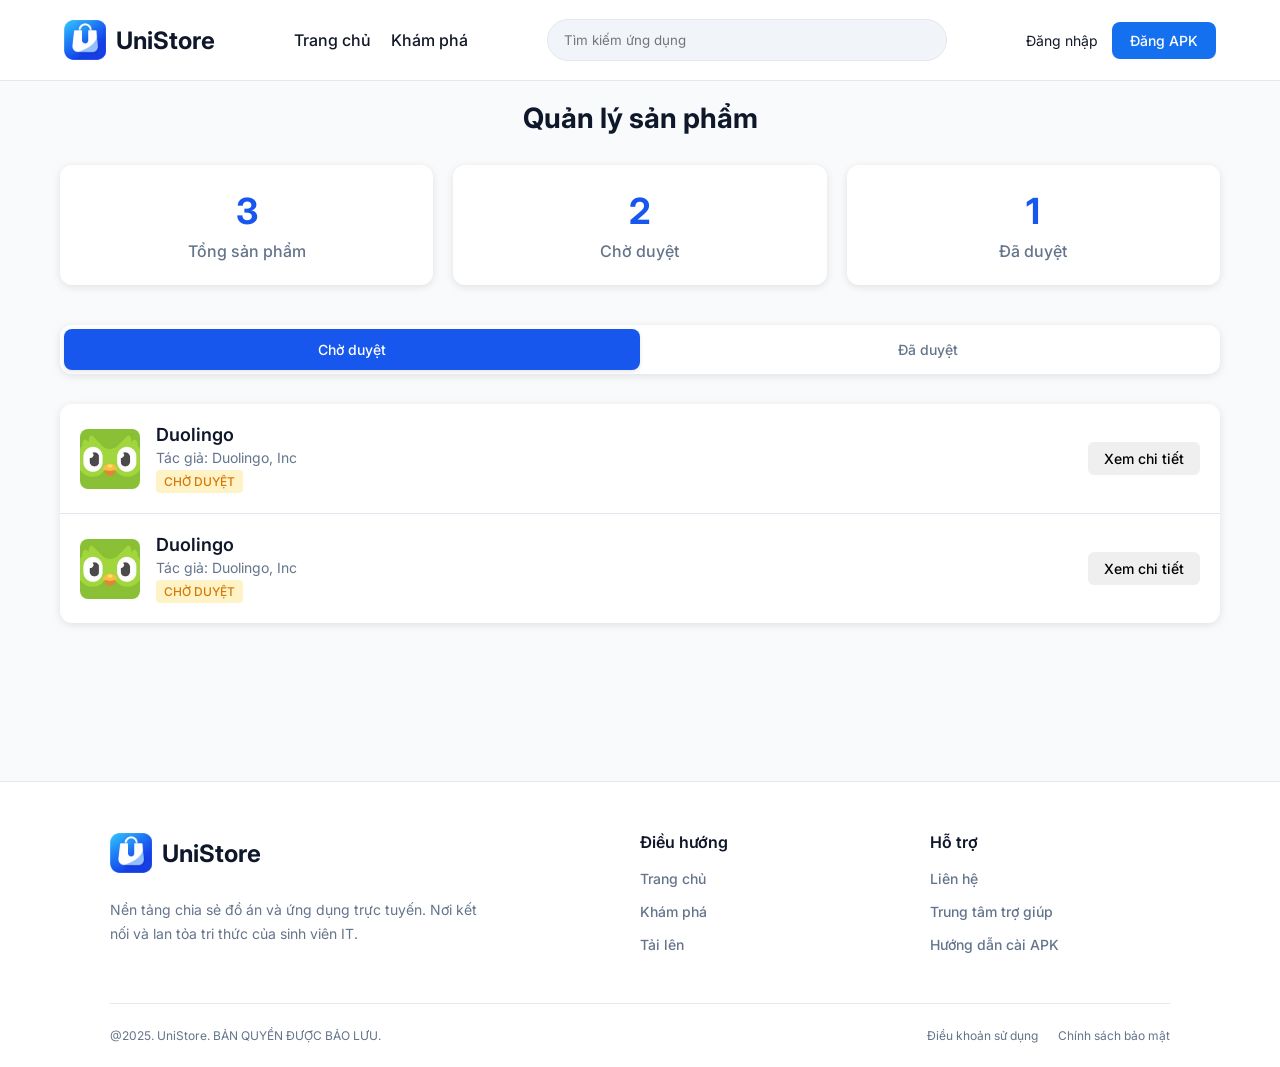
<file: pages/admin/admin.html>
<!DOCTYPE html>
<html lang="vi">
<head>
    <meta charset="UTF-8">
    <meta name="viewport" content="width=device-width, initial-scale=1.0">
    <title>Admin Dashboard - UniStore</title>
    <link rel="stylesheet" href="../../share/css/main.css">
    <link rel="stylesheet" href="../../share/css/header.css">
    <link rel="stylesheet" href="../../share/css/style-footer.css">
    <link rel="stylesheet" href="admin.css">
</head>
<body>
    <header></header>

    <main class="admin-main">
        <div class="admin-container">
            <h1 class="admin-title">Quản lý sản phẩm</h1>

            <div class="admin-stats">
                <div class="stat-card">
                    <div class="stat-number" id="total-products">3</div>
                    <div class="stat-label">Tổng sản phẩm</div>
                </div>
                <div class="stat-card">
                    <div class="stat-number" id="pending-products">2</div>
                    <div class="stat-label">Chờ duyệt</div>
                </div>
                <div class="stat-card">
                    <div class="stat-number" id="approved-products">1</div>
                    <div class="stat-label">Đã duyệt</div>
                </div>
            </div>

            <div class="admin-tabs">
                <button class="tab-btn active" data-tab="pending">Chờ duyệt</button>
                <button class="tab-btn" data-tab="approved">Đã duyệt</button>
            </div>

            <div id="pending-tab" class="tab-content active">
                <div class="product-list" id="pending-list">
                    <a href="../adminDetail/adminDetail.html" class="product-item">
                        <img src="../../share/img/app.jpg" alt="" class="product-image">
                        <div class="product-info">
                            <div class="product-name">Duolingo</div>
                            <div class="product-author">Tác giả: Duolingo, Inc</div>
                            <div class="product-status status-pending">Chờ duyệt</div>
                        </div>
                        <div class="product-actions">
                            <button class="btn-detail">Xem chi tiết</button>
                        </div>
                    </a>
                    <a href="../adminDetail/adminDetail.html" class="product-item">
                        <img src="../../share/img/app.jpg" alt="" class="product-image">
                        <div class="product-info">
                            <div class="product-name">Duolingo</div>
                            <div class="product-author">Tác giả: Duolingo, Inc</div>
                            <div class="product-status status-pending">Chờ duyệt</div>
                        </div>
                        <div class="product-actions">
                            <button class="btn-detail">Xem chi tiết</button>
                        </div>
                    </a>
                </div>
            </div>

            <div id="approved-tab" class="tab-content">
                <div class="product-list" id="approved-list">
                    <div class="product-item">
                        <img src="../../share/img/app.jpg" alt="" class="product-image">
                        <div class="product-info">
                            <div class="product-name">Duolingo</div>
                            <div class="product-author">Tác giả: Duolingo, Inc</div>
                            <div class="product-status status-approved">Đã duyệt</div>
                        </div>
                        <div class="product-actions">
                            <button class="btn-reject">gỡ ứng dụng</button>
                            <a href="../adminDetail/adminDetail_green.html" class="btn-detail">Xem chi tiết</a>
                        </div>
                    </div>
                </div>
            </div>
        </div>
    </main>

    <footer></footer>

    <script src="../../share/js/header.js"></script>
    <script src="../../share/js/footer.js"></script>
    <script>
        document.addEventListener('DOMContentLoaded', function() {
            renderHeader();
            
            const tabBtns = document.querySelectorAll('.tab-btn');
            const tabContents = document.querySelectorAll('.tab-content');
            
            tabBtns.forEach(btn => {
                btn.addEventListener('click', function() {
                    const tabName = this.getAttribute('data-tab');
                    
                    tabBtns.forEach(b => b.classList.remove('active'));
                    tabContents.forEach(c => c.classList.remove('active'));
                    
                    this.classList.add('active');
                    document.getElementById(tabName + '-tab').classList.add('active');
                });
            });
        });
    </script>
</body>
</html>
</file>
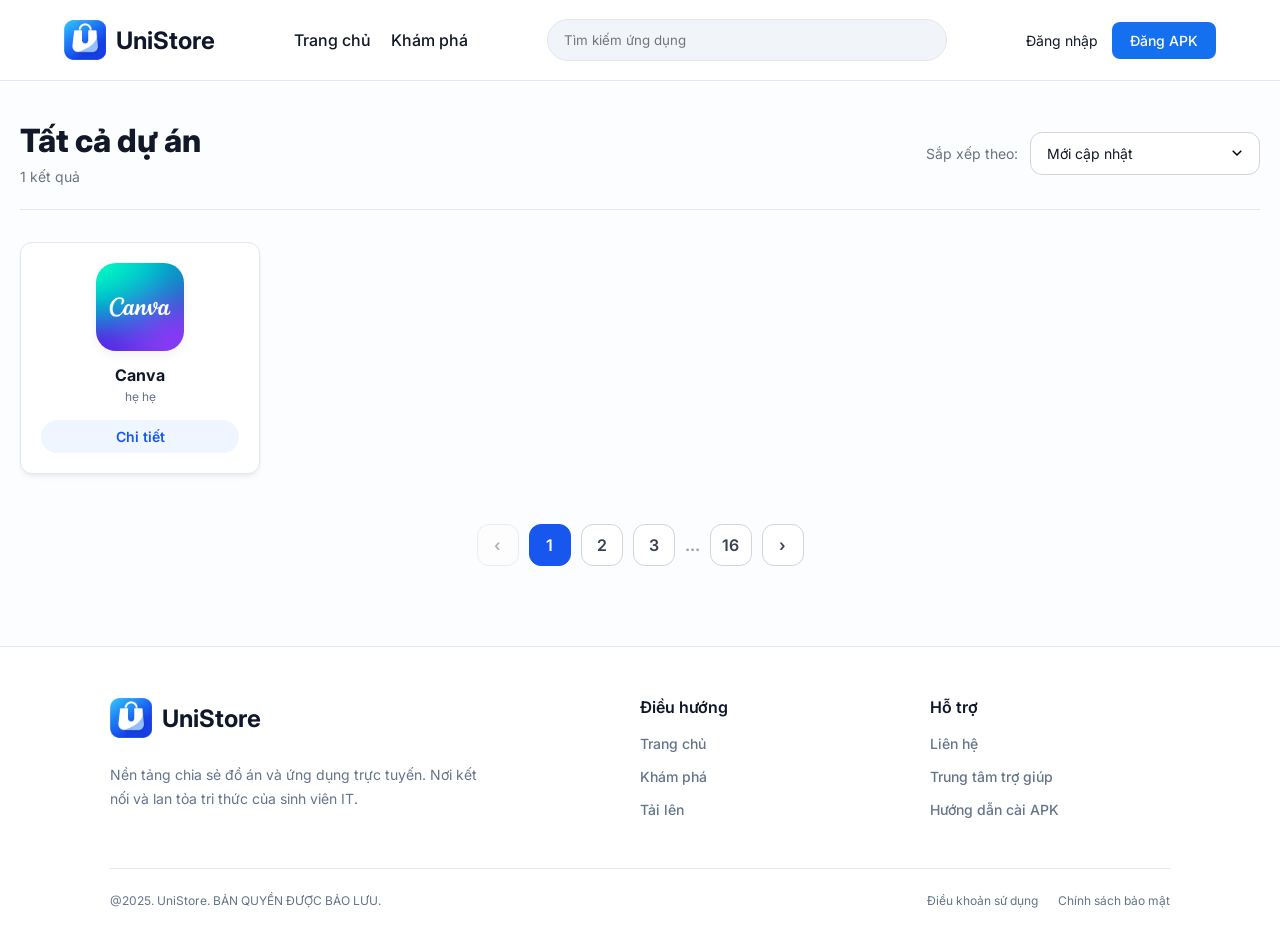
<file: pages/all/all.html>
<!DOCTYPE html>
<html lang="en">

<head>
    <meta charset="UTF-8">
    <meta name="viewport" content="width=device-width, initial-scale=1.0">
    <title>Document</title>
    <link rel="stylesheet" href="../all/style-all.css">
    <link rel="preconnect" href="https://fonts.googleapis.com">
    <link rel="preconnect" href="https://fonts.gstatic.com" crossorigin>
    <link
        href="https://fonts.googleapis.com/css2?family=Inter:ital,opsz,wght@0,14..32,100..900;1,14..32,100..900&display=swap"
        rel="stylesheet">
    <link rel="stylesheet" href="../../share/css/header.css">
    <link rel="stylesheet" href="../../share/css/style-footer.css">
    <link rel="stylesheet" href="../../share/css/section-app.css">
</head>

<body>
    <header></header>
    <div class="app-section">
        <div class="page-header">
            <div class="page-title">
                <h1>Tất cả dự án</h1>
                <span class="result-count">124 kết quả</span>
            </div>
            <div class="sort-control">
                <span class="sort-label">Sắp xếp theo:</span>
                <div class="sort-dropdown">
                    <div class="sort-selected">Mới cập nhật</div>
                    <img class="sort-icon" src="../../img/all/arrow-down-s-line.svg" alt="">
                    <ul class="sort-options">
                        <li data-value="newest">Mới cập nhật</li>
                        <li data-value="popular">Tải nhiều nhất</li>
                        <li data-value="name">Tên A-Z</li>
                        <li data-value="size">Dung lượng (Thấp đến Cao)</li>
                    </ul>
                </div>
            </div>
        </div>
        <div class="app-grid">
            <a href="../detail/detail.html" class="carousel-item">
                <img src="../../share/img/app.jpg" alt="" class="carousel-item-logo">
                <div class="carousel-item-title">Duolingo</div>
                <div class="carousel-item-cre">Duolingo, Inc</div>
                <button class="carousel-item-btn" type="button">Chi tiết</button>
            </a>
            <a href="../detail/detail.html" class="carousel-item">
                <img src="../../share/img/app.jpg" alt="" class="carousel-item-logo">
                <div class="carousel-item-title">Duolingo</div>
                <div class="carousel-item-cre">Duolingo, Inc</div>
                <button class="carousel-item-btn" type="button">Chi tiết</button>
            </a>
            <a href="../detail/detail.html" class="carousel-item">
                <img src="../../share/img/app.jpg" alt="" class="carousel-item-logo">
                <div class="carousel-item-title">Duolingo</div>
                <div class="carousel-item-cre">Duolingo, Inc</div>
                <button class="carousel-item-btn" type="button">Chi tiết</button>
            </a>
            <a href="../detail/detail.html" class="carousel-item">
                <img src="../../share/img/app.jpg" alt="" class="carousel-item-logo">
                <div class="carousel-item-title">Duolingo</div>
                <div class="carousel-item-cre">Duolingo, Inc</div>
                <button class="carousel-item-btn" type="button">Chi tiết</button>
            </a>
            <a href="../detail/detail.html" class="carousel-item">
                <img src="../../share/img/app.jpg" alt="" class="carousel-item-logo">
                <div class="carousel-item-title">Duolingo</div>
                <div class="carousel-item-cre">Duolingo, Inc</div>
                <button class="carousel-item-btn" type="button">Chi tiết</button>
            </a>
            <a href="../detail/detail.html" class="carousel-item">
                <img src="../../share/img/app.jpg" alt="" class="carousel-item-logo">
                <div class="carousel-item-title">Duolingo</div>
                <div class="carousel-item-cre">Duolingo, Inc</div>
                <button class="carousel-item-btn" type="button">Chi tiết</button>
            </a>
            <a href="../detail/detail.html" class="carousel-item">
                <img src="../../share/img/app.jpg" alt="" class="carousel-item-logo">
                <div class="carousel-item-title">Duolingo</div>
                <div class="carousel-item-cre">Duolingo, Inc</div>
                <button class="carousel-item-btn" type="button">Chi tiết</button>
            </a>
            <a href="../detail/detail.html" class="carousel-item">
                <img src="../../share/img/app.jpg" alt="" class="carousel-item-logo">
                <div class="carousel-item-title">Duolingo</div>
                <div class="carousel-item-cre">Duolingo, Inc</div>
                <button class="carousel-item-btn" type="button">Chi tiết</button>
            </a>
            <a href="../detail/detail.html" class="carousel-item">
                <img src="../../share/img/app.jpg" alt="" class="carousel-item-logo">
                <div class="carousel-item-title">Duolingo</div>
                <div class="carousel-item-cre">Duolingo, Inc</div>
                <button class="carousel-item-btn" type="button">Chi tiết</button>
            </a>
            <a href="../detail/detail.html" class="carousel-item">
                <img src="../../share/img/app.jpg" alt="" class="carousel-item-logo">
                <div class="carousel-item-title">Duolingo</div>
                <div class="carousel-item-cre">Duolingo, Inc</div>
                <button class="carousel-item-btn" type="button">Chi tiết</button>
            </a>
        </div>
        <div class="pagination">
            <a href="#" class="page-btn disabled">‹</a>
            <a href="#" class="page-btn active">1</a>
            <a href="#" class="page-btn">2</a>
            <a href="#" class="page-btn">3</a>
            <span class="page-dots">...</span>
            <a href="#" class="page-btn">16</a>
            <a href="#" class="page-btn">›</a>
        </div>
    </div>
    <footer></footer>
</body>
<script src="../../share/js/header.js"></script>
<script src="../../share/js/footer.js"></script>
<script>
    function getDisplayAuthor(author) {
        if (typeof author !== 'string') return author;
        if (!author.includes('@')) return author;

        const users = JSON.parse(localStorage.getItem("users") || "[]");
        const user = users.find(u => u.email === author);
        return user?.name || author;
    }

    function renderAllProjects() {
        const projects = JSON.parse(localStorage.getItem("projects") || "[]");
        const grid = document.querySelector(".app-grid");
        const count = document.querySelector(".result-count");
        
        count.textContent = `${projects.length} kết quả`;
        grid.innerHTML = "";
        
        projects.forEach(project => {
            const authorLabel = getDisplayAuthor(project.author);
            const item = document.createElement("a");
            item.href = `../detail/detail.html?id=${project.id}`;
            item.className = "carousel-item";
            item.innerHTML = `
                <img src="${project.logo}" alt="" class="carousel-item-logo">
                <div class="carousel-item-title">${project.appName}</div>
                <div class="carousel-item-cre">${authorLabel}</div>
                <button class="carousel-item-btn" type="button">Chi tiết</button>
            `;
            grid.appendChild(item);
        });
    }
    document.addEventListener("DOMContentLoaded", renderAllProjects);
    
    const dropdown = document.querySelector(".sort-dropdown");
    const selected = document.querySelector(".sort-selected");
    const options = document.querySelectorAll(".sort-options li");

    selected.onclick = () => {
        dropdown.classList.toggle("active");
    };

    options.forEach(option => {
        option.onclick = () => {
            selected.textContent = option.textContent;
            dropdown.classList.remove("active");
        };
    });
</script>

</html>
</file>
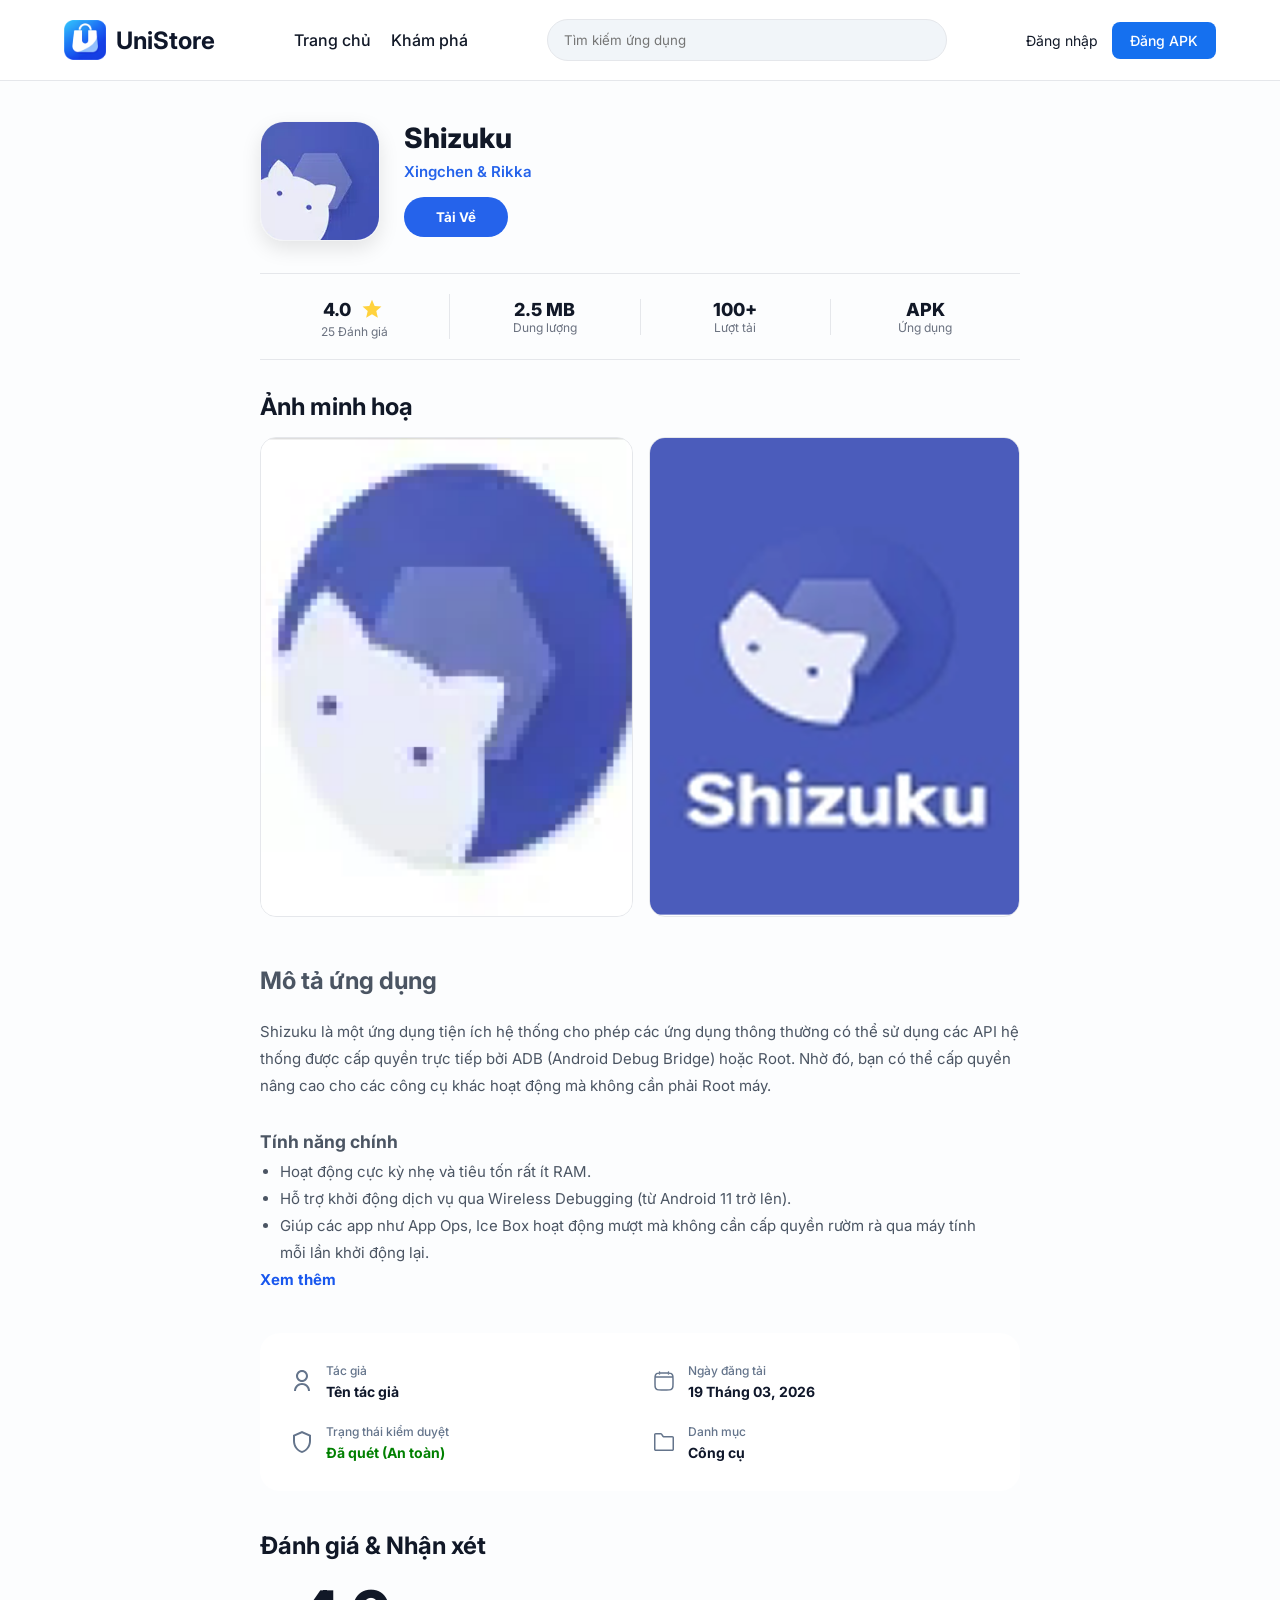
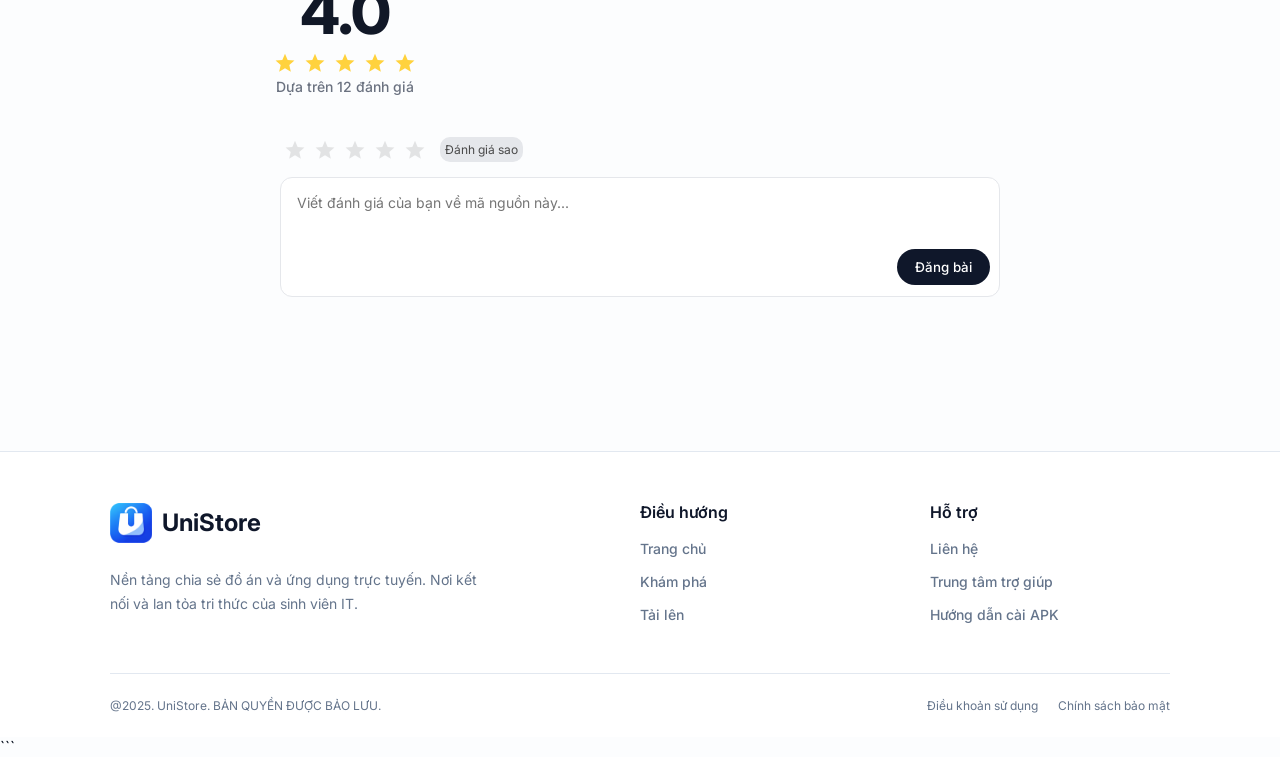
<file: pages/detail/detail.html>
<!DOCTYPE html>
<html lang="en">

<head>
    <meta charset="UTF-8">
    <meta name="viewport" content="width=device-width, initial-scale=1.0">
    <title>Detail</title>
    <link rel="stylesheet" href="../detail/detail.css">
    <link rel="preconnect" href="https://fonts.googleapis.com">
    <link rel="preconnect" href="https://fonts.gstatic.com" crossorigin>
    <link href="https://fonts.googleapis.com/css2?family=Inter:wght@100..900&display=swap" rel="stylesheet">
    <link rel="stylesheet" href="../../share/css/header.css">
    <link rel="stylesheet" href="../../share/css/style-footer.css">
    <link rel="stylesheet" href="../popup/style-popup-accept.css">
</head>

<body>
    <header></header>
    <div class="detail-container">
        <section class="app-hero">
            <img src="../../img/detail/image 44.png" class="app-logo" alt="Shizuku Logo">
            <div class="app-info">
                <h1>Shizuku</h1>
                <a href="#" class="app-author">Xingchen & Rikka</a>
                <div class="action-row">
                    <button class="btn-download" id="btn-download">
                        Tải Về
                    </button>
                </div>
            </div>
        </section>
        <div class="stats-bar">
            <div class="stat-item">
                <div class="stat-value">
                    4.0
                    <img src="../../img/detail/material-symbols-light_star.svg" alt="">
                </div>
                <div>25 Đánh giá</div>
            </div>
            <div class="stat-item">
                <div class="stat-value">2.5 MB</div>
                <div>Dung lượng</div>
            </div>
            <div class="stat-item">
                <div class="stat-value">100+</div>
                <div>Lượt tải</div>
            </div>
            <div class="stat-item">
                <div class="stat-value">APK</div>
                <div>Ứng dụng</div>
            </div>
        </div>
        <h2 class="section-title">Ảnh minh hoạ</h2>
        <div class="screenshots">
            <img src="../../img/detail/Card (2).png" class="screen-img" alt="Screenshot 1">
            <img src="../../img/detail/image 50.png" class="screen-img" alt="Screenshot 2">
        </div>
        <div class="short-desc" id="display-detail">
            <h2 class="section-title">Mô tả ứng dụng</h2>
            Shizuku là một ứng dụng tiện ích hệ thống cho phép các ứng dụng thông thường có thể sử dụng các API hệ thống được cấp quyền trực tiếp bởi ADB (Android Debug Bridge) hoặc Root. Nhờ đó, bạn có thể cấp quyền nâng cao cho các công cụ khác hoạt động mà không cần phải Root máy.
            <br><br>
            <h3>Tính năng chính</h3>
            <ul>
                <li>Hoạt động cực kỳ nhẹ và tiêu tốn rất ít RAM.</li>
                <li>Hỗ trợ khởi động dịch vụ qua Wireless Debugging (từ Android 11 trở lên).</li>
                <li>Giúp các app như App Ops, Ice Box hoạt động mượt mà không cần cấp quyền rườm rà qua máy tính mỗi lần khởi động lại.</li>
            </ul>
            <button id="btn-more">Xem thêm</button>

        </div>
        <section class="section-detail-bottom">
            <div class="section-detail-bottom-gird">
                <div class="section-detail-bottom-gird-item">
                    <div class="section-detail-bottom-gird-item-ico ico-user"></div>
                    <div class="section-detail-bottom-gird-item-content">
                        <div class="section-detail-bottom-gird-item-content-title">Tác giả</div>
                        <div class="section-detail-bottom-gird-item-content-text">Tên tác giả</div>
                    </div>
                </div>
                <div class="section-detail-bottom-gird-item">
                    <div class="section-detail-bottom-gird-item-ico ico-celender"></div>
                    <div class="section-detail-bottom-gird-item-content">
                        <div class="section-detail-bottom-gird-item-content-title">Ngày đăng tải</div>
                        <div class="section-detail-bottom-gird-item-content-text">19 Tháng 03, 2026</div>
                    </div>
                </div>
                <div class="section-detail-bottom-gird-item">
                    <div class="section-detail-bottom-gird-item-ico ico-sheld"></div>
                    <div class="section-detail-bottom-gird-item-content">
                        <div class="section-detail-bottom-gird-item-content-title">Trạng thái kiểm duyệt</div>
                        <div class="section-detail-bottom-gird-item-content-text" id="shield-deltail">Đã quét (An toàn)</div>
                    </div>
                </div>
                <div class="section-detail-bottom-gird-item">
                    <div class="section-detail-bottom-gird-item-ico ico-file"></div>
                    <div class="section-detail-bottom-gird-item-content">
                        <div class="section-detail-bottom-gird-item-content-title">Danh mục</div>
                        <div class="section-detail-bottom-gird-item-content-text">Công cụ</div>
                    </div>
                </div>
            </div>
        </section>
        <section class="review-section">
            <h2 class="section-title">Đánh giá & Nhận xét</h2>
            <div class="rating-overview">
                <div class="rating-score">
                    <h2 class="rating-score-letter">4.0</h2>
                    <div class="rating-stars">
                        <img src="../../img/detail/material-symbols-light_star.svg">
                        <img src="../../img/detail/material-symbols-light_star.svg">
                        <img src="../../img/detail/material-symbols-light_star.svg">
                        <img src="../../img/detail/material-symbols-light_star.svg">
                        <img src="../../img/detail/material-symbols-light_star.svg">
                    </div>
                    <p class="rating-score-p">Dựa trên 12 đánh giá</p>
                </div>
            </div>
            <div class="comment-box">
                <div class="comment-header">
                    <div class="comment-stars">
                        <img src="../../img/detail/material-symbols-light_star.svg">
                        <img src="../../img/detail/material-symbols-light_star.svg">
                        <img src="../../img/detail/material-symbols-light_star.svg">
                        <img src="../../img/detail/material-symbols-light_star.svg">
                        <img src="../../img/detail/material-symbols-light_star.svg">
                        <span class="rating-text">Đánh giá sao</span>
                    </div>
                </div>
                <div class="comment-input-wrapper">
                    <textarea class="comment-input" placeholder="Viết đánh giá của bạn về mã nguồn này..."></textarea>
                    <button class="btn-submit">Đăng bài</button>
                </div>
                <div class="comment-list" id="comment-list"></div>
            </div>
        </section>
    </div>
    <footer></footer>
    <script src="../popup/download.js"></script>
     <script src="../detail/detail.js"></script>
    <script src="../../share/js/header.js"></script>
    <script src="../../share/js/footer.js"></script>
    <script> const stars = document.querySelectorAll(".comment-stars img");
        const ratingText = document.querySelector(".rating-text");
        const commentInput = document.querySelector(".comment-input");
        const btnSubmit = document.querySelector(".btn-submit");
        const commentList = document.getElementById("comment-list");
        let selectedRating = 0;
        const texts = ["Tệ quá",
            "Chưa tốt lắm",
            "Bình thường",
            "Rất tốt", "Tuyệt vời!"];
        stars.forEach((star, index) => {
            star.addEventListener("click", () => {
                stars.forEach(s => s.classList.remove("active"));
                for (let i = 0; i <= index; i++) {
                    stars[i].classList.add("active");
                }
                selectedRating = index + 1;
                ratingText.textContent = texts[index];
                ratingText.style.color = "#2563eb";
                ratingText.style.background = "#f1f5f9";
            });
        });
        btnSubmit.addEventListener("click", () => {
            const comment = commentInput.value.trim();
            if (selectedRating === 0) { alert("Vui lòng chọn số sao!"); return; }
            if (comment === "") { alert("Vui lòng nhập bình luận!"); return; }
            let starsHTML = "";
            for (let i = 0; i < selectedRating; i++) { starsHTML += `<img src="../../img/detail/material-symbols-light_star.svg">`; }
            const newComment = document.createElement("div");
            newComment.className = "review-item";
            newComment.innerHTML = ` <div class="review-avatar"> 
                <img src="../../img/detail/Frame 120 (1).png"> 
                </div> <div class="review-body"> 
                <div class="review-header"> 
                <div class="review-user-info"> 
                <span class="review-name">Người dùng</span> 
                <div class="review-stars">
                 ${starsHTML}
                  </div> 
                  </div>
                  <span class="review-time">Vừa xong</span> 
                  </div> <p class="review-text">${comment}</p> 
                  <div class="review-actions"> 
                  <img src="../../img/detail/share-forward-line.svg">
                   <img src="../../img/detail/chat-3-line.svg" class="reply-btn"> 
                   <img src="../../img/detail/list-unordered.svg">
                    </div> <div class="reply-container"> 
                    <div class="reply-list"></div> <div class="reply-box"></div> 
                    </div> </div> `; commentList.prepend(newComment);

            const replyBtn = newComment.querySelector(".reply-btn");
            const replyBox = newComment.querySelector(".reply-box");
            const replyList = newComment.querySelector(".reply-list");
            replyBtn.addEventListener("click", () => {
                if (replyBox.innerHTML !== "") return;
                replyBox.innerHTML = ` <input type="text" class="reply-input" placeholder="Viết phản hồi..."> <button class="reply-submit">Gửi</button> `;
                const replyInput = replyBox.querySelector(".reply-input");
                const replySubmit = replyBox.querySelector(".reply-submit");
                replySubmit.addEventListener("click", () => {
                    const replyText = replyInput.value.trim();
                    if (replyText === "") return;
                    const reply = document.createElement("div");
                    reply.className = "reply-item";
                    reply.innerHTML = ` <div class="reply-avatar"> 
                        <img src="../../img/detail/Frame 120 (1).png"> 
                        </div> <div class="reply-body"> <div class="reply-header"> 
                        <span class="reply-name">Người dùng</span> 
                        <span class="reply-time">Vừa xong</span>
                         </div> <div class="reply-text">
                          ${replyText} </div>
                           </div> `;
                    replyList.appendChild(reply);
                    replyInput.value = "";
                });
            });
            commentInput.value = ""; selectedRating = 0;
            stars.forEach(s => s.classList.remove("active"));
            ratingText.textContent = "Đánh giá sao";
        }); 



        const displayDetail = document.getElementById("display-detail");
        const btnMore = document.getElementById("btn-more");
        btnMore.addEventListener("click", () =>{
            btnMore.style.display = "none";
            displayDetail.style.height = "fit-content";
        });
    </script>

</html>
```
</file>
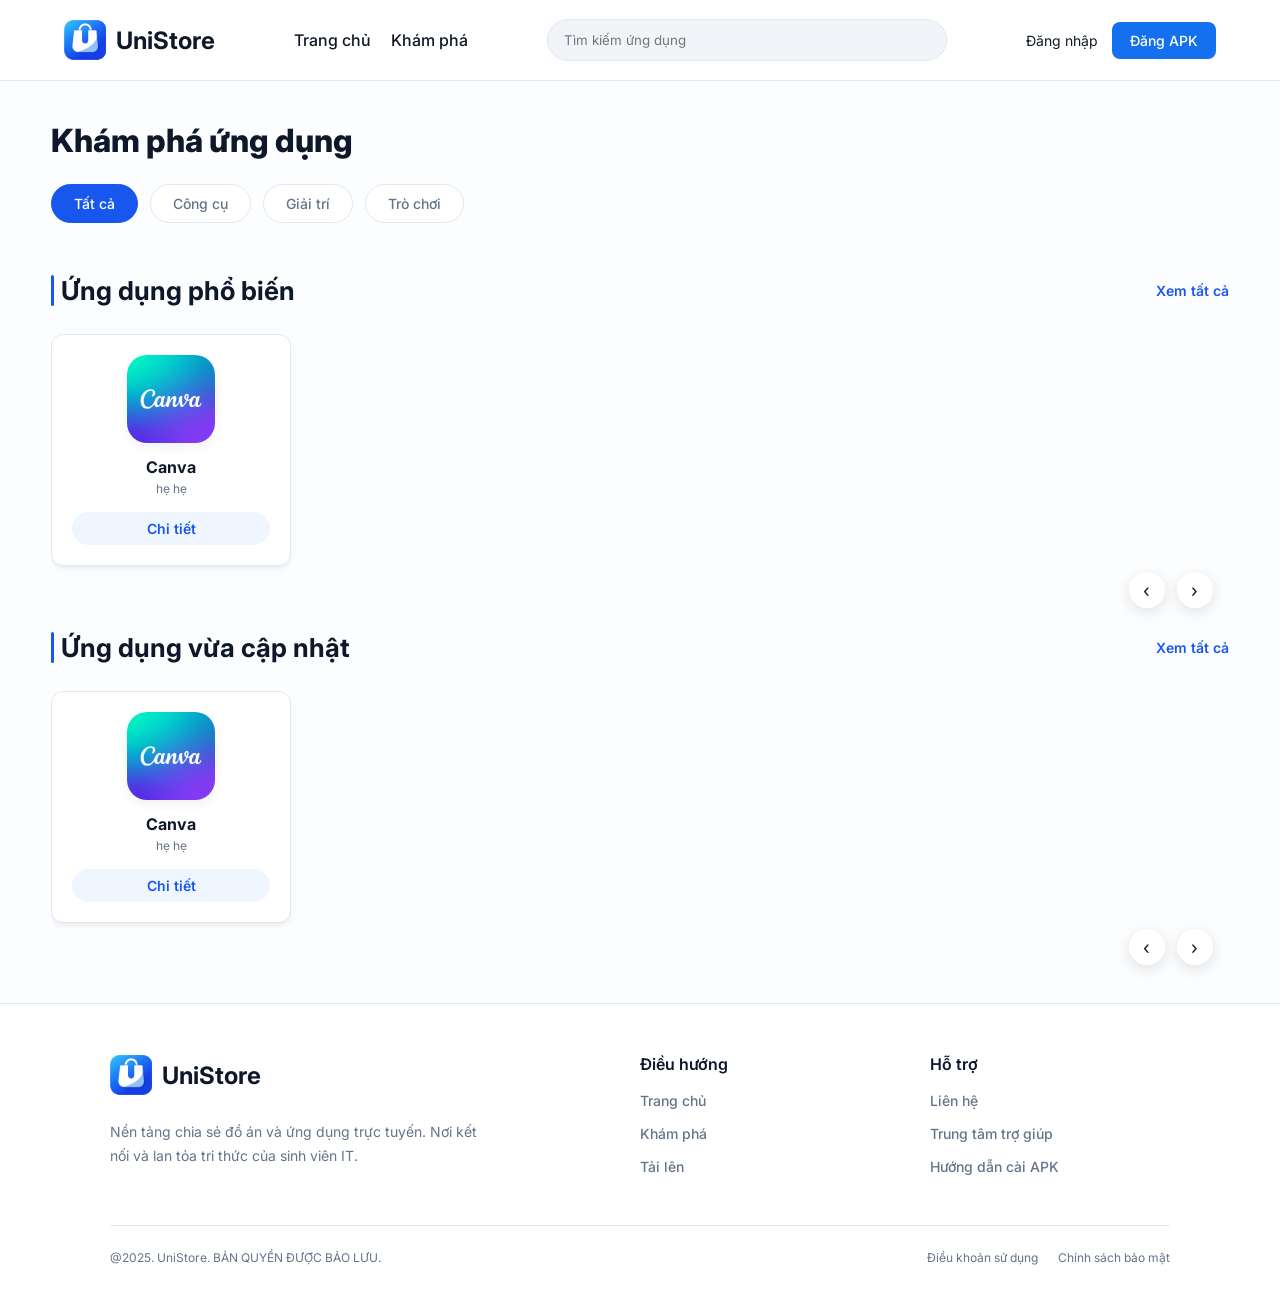
<file: pages/explore/explore.html>
<!DOCTYPE html>
<html lang="en">
<head>
    <meta charset="UTF-8">
    <meta name="viewport" content="width=device-width, initial-scale=1.0">
    <link rel="stylesheet" href="../../share/css/main.css">
    <link rel="stylesheet" href="../../share/css/header.css">
    <link rel="stylesheet" href="../../share/css/style-footer.css">
    <link rel="stylesheet" href="../../share/css/section-app.css">
    <link rel="stylesheet" href="explore.css">
    <title>UniStore - Khám phá</title>
</head>
<body>
    <header></header>

    <section class="filter">
        <div class="filter-container">
            <div class="filter-title">Khám phá ứng dụng</div>
            <div class="filter-carousel">
                <div class="filter-carousel-container">
                    <div class="filter-carousel-select filter-select-active">Tất cả</div>
                    <div class="filter-carousel-select">Công cụ</div>
                    <div class="filter-carousel-select">Giải trí</div>
                    <div class="filter-carousel-select">Trò chơi</div>
                </div>
            </div>
        </div>
    </section>

    <section class="update">
        <div class="update-container">
            <div class="section-top">
                <div class="section-title">Ứng dụng phổ biến</div>
                <a class="section-select-all" href="../all/all.html">Xem tất cả</a>
            </div>
            <div class="carousel">
                <div class="carousel-controls">
                    <button class="carousel-button carousel-prev" type="button" aria-label="Previous">‹</button>
                    <button class="carousel-button carousel-next" type="button" aria-label="Next">›</button>
                </div>
                <div class="carousel-container">
                    <a href="../detail/detail.html" class="carousel-item">
                        <img src="../../share/img/app.jpg" alt="" class="carousel-item-logo">
                        <div class="carousel-item-title">Duolingo</div>
                        <div class="carousel-item-cre">Duolingo, Inc</div>
                        <button class="carousel-item-btn" type="button">Chi tiết</button>
                    </a>
                    <a href="../detail/detail.html" class="carousel-item">
                        <img src="../../share/img/app.jpg" alt="" class="carousel-item-logo">
                        <div class="carousel-item-title">Duolingo</div>
                        <div class="carousel-item-cre">Duolingo, Inc</div>
                        <button class="carousel-item-btn" type="button">Chi tiết</button>
                    </a>
                    <a href="../detail/detail.html" class="carousel-item">
                        <img src="../../share/img/app.jpg" alt="" class="carousel-item-logo">
                        <div class="carousel-item-title">Duolingo</div>
                        <div class="carousel-item-cre">Duolingo, Inc</div>
                        <button class="carousel-item-btn" type="button">Chi tiết</button>
                    </a>
                    <a href="../detail/detail.html" class="carousel-item">
                        <img src="../../share/img/app.jpg" alt="" class="carousel-item-logo">
                        <div class="carousel-item-title">Duolingo</div>
                        <div class="carousel-item-cre">Duolingo, Inc</div>
                        <button class="carousel-item-btn" type="button">Chi tiết</button>
                    </a>
                    <a href="../detail/detail.html" class="carousel-item">
                        <img src="../../share/img/app.jpg" alt="" class="carousel-item-logo">
                        <div class="carousel-item-title">Duolingo</div>
                        <div class="carousel-item-cre">Duolingo, Inc</div>
                        <button class="carousel-item-btn" type="button">Chi tiết</button>
                    </a>
                </div>
            </div>
        </div>
    </section>


    <section class="trend">
        <div class="trend-container">
            <div class="section-top">
                <div class="section-title">Ứng dụng vừa cập nhật</div>
                <a class="section-select-all" href="../all/all.html">Xem tất cả</a>
            </div>
            
            <div class="carousel">
                <div class="carousel-controls">
                    <button class="carousel-button carousel-prev" type="button" aria-label="Previous">‹</button>
                    <button class="carousel-button carousel-next" type="button" aria-label="Next">›</button>
                </div>
                <div class="carousel-container">
                    <a href="../detail/detail.html" class="carousel-item">
                        <img src="../../share/img/app.jpg" alt="" class="carousel-item-logo">
                        <div class="carousel-item-title">Duolingo</div>
                        <div class="carousel-item-cre">Duolingo, Inc</div>
                        <button class="carousel-item-btn" type="button">Chi tiết</button>
                    </a>
                    <a href="../detail/detail.html" class="carousel-item">
                        <img src="../../share/img/app.jpg" alt="" class="carousel-item-logo">
                        <div class="carousel-item-title">Duolingo</div>
                        <div class="carousel-item-cre">Duolingo, Inc</div>
                        <button class="carousel-item-btn" type="button">Chi tiết</button>
                    </a>
                    <a href="../detail/detail.html" class="carousel-item">
                        <img src="../../share/img/app.jpg" alt="" class="carousel-item-logo">
                        <div class="carousel-item-title">Duolingo</div>
                        <div class="carousel-item-cre">Duolingo, Inc</div>
                        <button class="carousel-item-btn" type="button">Chi tiết</button>
                    </a>
                    <a href="../detail/detail.html" class="carousel-item">
                        <img src="../../share/img/app.jpg" alt="" class="carousel-item-logo">
                        <div class="carousel-item-title">Duolingo</div>
                        <div class="carousel-item-cre">Duolingo, Inc</div>
                        <button class="carousel-item-btn" type="button">Chi tiết</button>
                    </a>
                    <a href="../detail/detail.html" class="carousel-item">
                        <img src="../../share/img/app.jpg" alt="" class="carousel-item-logo">
                        <div class="carousel-item-title">Duolingo</div>
                        <div class="carousel-item-cre">Duolingo, Inc</div>
                        <button class="carousel-item-btn" type="button">Chi tiết</button>
                    </a>
                </div>
            </div>
        </div>
    </section>

    <footer></footer>
    <script src="../../share/js/header.js"></script>    
    <script src="../../share/js/footer.js"></script>
    <script>
        function getDisplayAuthor(author) {
            if (typeof author !== 'string') return author;
            if (!author.includes('@')) return author;

            const users = JSON.parse(localStorage.getItem("users") || "[]");
            const user = users.find(u => u.email === author);
            return user?.name || author;
        }

        function renderExploreProjects() {
            const projects = JSON.parse(localStorage.getItem("projects") || "[]");
            const updateContainer = document.querySelector(".update .carousel-container");
            const trendContainer = document.querySelector(".trend .carousel-container");
            
            updateContainer.innerHTML = "";
            trendContainer.innerHTML = "";
            
            projects.forEach(project => {
                const item = document.createElement("a");
                item.href = `../detail/detail.html?id=${project.id}`;
                item.className = "carousel-item";
                item.innerHTML = `
                    <img src="${project.logo}" alt="" class="carousel-item-logo">
                    <div class="carousel-item-title">${project.appName}</div>
                    <div class="carousel-item-cre">${getDisplayAuthor(project.author)}</div>
                    <button class="carousel-item-btn" type="button">Chi tiết</button>
                `;
                updateContainer.appendChild(item.cloneNode(true));
                trendContainer.appendChild(item);
            });
        }
        document.addEventListener("DOMContentLoaded", function() {
            renderHeader();
            renderExploreProjects();
        });
    </script>
    <script src="../../share/js/carousel.js"></script>
</body>
</html>
</file>
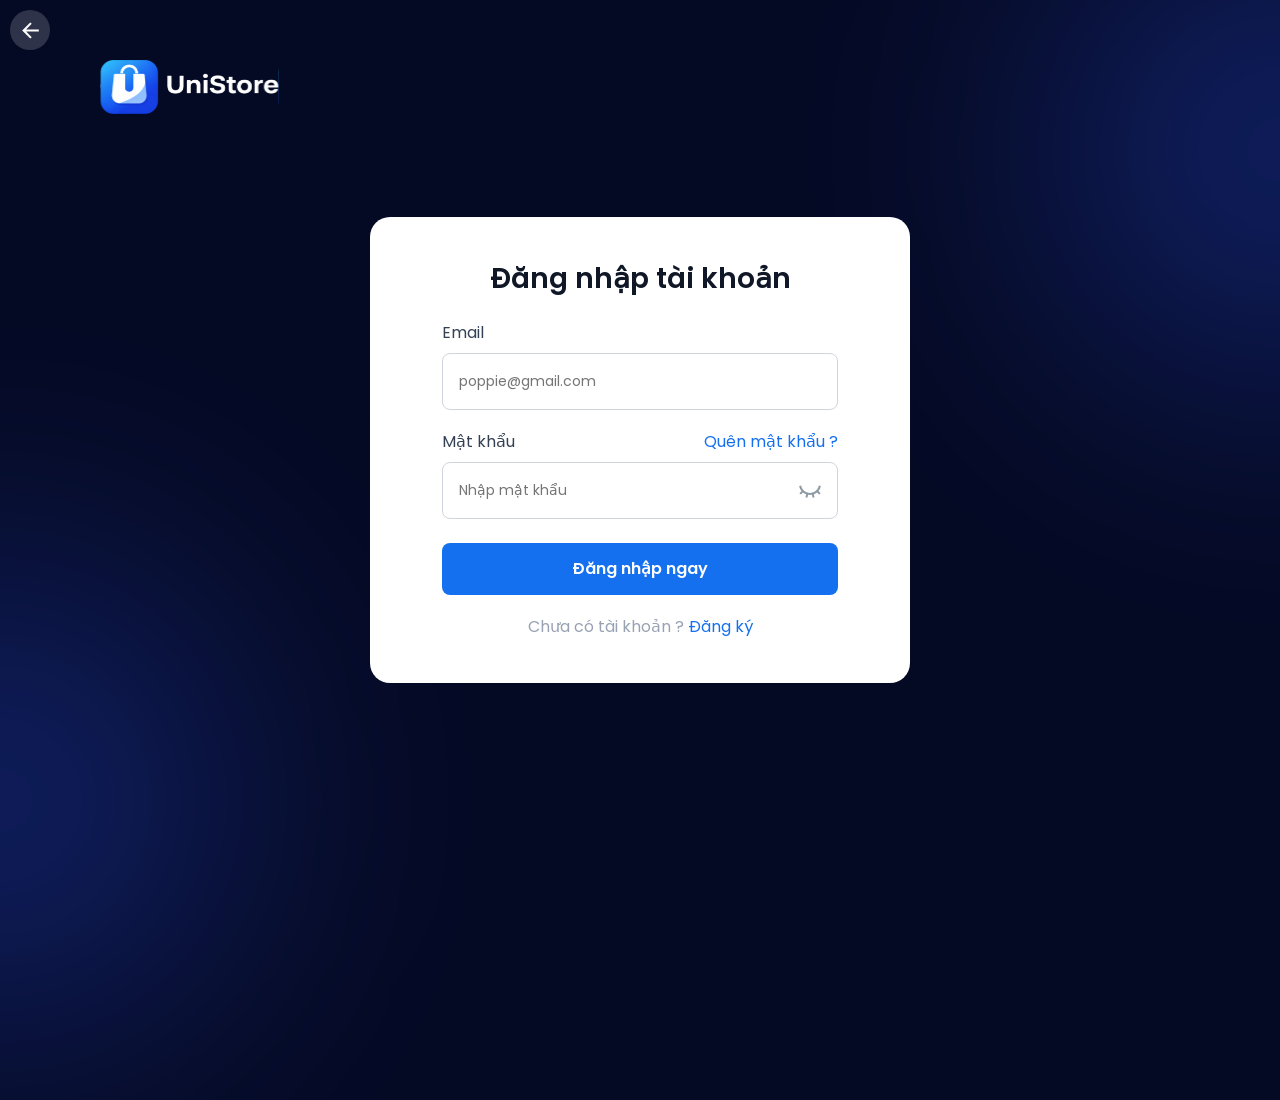
<file: pages/login/login.html>
<!DOCTYPE html>
<html lang="en">

<head>
    <meta charset="UTF-8">
    <title>UniStore Login</title>
    <meta name="viewport" content="width=device-width, initial-scale=1.0">
    <link rel="stylesheet" href="../login/style-login.css">
    <link rel="preconnect" href="https://fonts.googleapis.com">
    <link rel="preconnect" href="https://fonts.gstatic.com" crossorigin>
    <link
        href="https://fonts.googleapis.com/css2?family=Poppins:ital,wght@0,100;0,200;0,300;0,400;0,500;0,600;0,700;0,800;0,900;1,100;1,200;1,300;1,400;1,500;1,600;1,700;1,800;1,900&display=swap"
        rel="stylesheet">
</head>

<body>
    <a class="btn-back" href="../home/index.html"><img src="../../img/login/arrow-left-line (1).svg" alt=""></a>
    <div class="block--1"></div>
    <div class="block--2"></div>
    <div class="logo">
        <img src="../../img/login/logo.svg" alt="">
    </div>
    <div class="login-card">
        <h2>Đăng nhập tài khoản</h2>
        <div class="form-group">
            <label>Email</label>
            <input type="email" id="login-email" placeholder="poppie@gmail.com">
        </div>

        <div class="form-group">
            <div class="password-row">
                <label>Mật khẩu</label>
                <a href="#" class="forgot">Quên mật khẩu ?</a>
            </div>
            <div class="password-input">
                <input type="password" id="login-password" placeholder="Nhập mật khẩu">
                <img src="../../img/login/eye-close-line (1).svg" class="eye-close" alt="">
                <img src="../../img/login/eye-line (1).svg" class="eye-open" alt="">
            </div>
        </div>
        <button class="login-btn" onclick="handleLogin()">Đăng nhập ngay</button>
        <div class="signup">
            Chưa có tài khoản ? <a href="../signup/signup.html">Đăng ký</a>
        </div>
    </div>
    <script src="../../share/js/auth.js"></script>
    <script src="../login/login.js"></script>
</body>
<script>
    const passwordInput = document.querySelector('.password-input input');
    const eyeClose = document.querySelector('.eye-close');
    const eyeOpen = document.querySelector('.eye-open');

    eyeClose.addEventListener('click', function () {
        passwordInput.type = 'text';
        eyeClose.style.display = 'none';
        eyeOpen.style.display = 'block';
    });

    eyeOpen.addEventListener('click', function () {
        passwordInput.type = 'password';
        eyeOpen.style.display = 'none';
        eyeClose.style.display = 'block';
    });
</script>

</html>
</file>
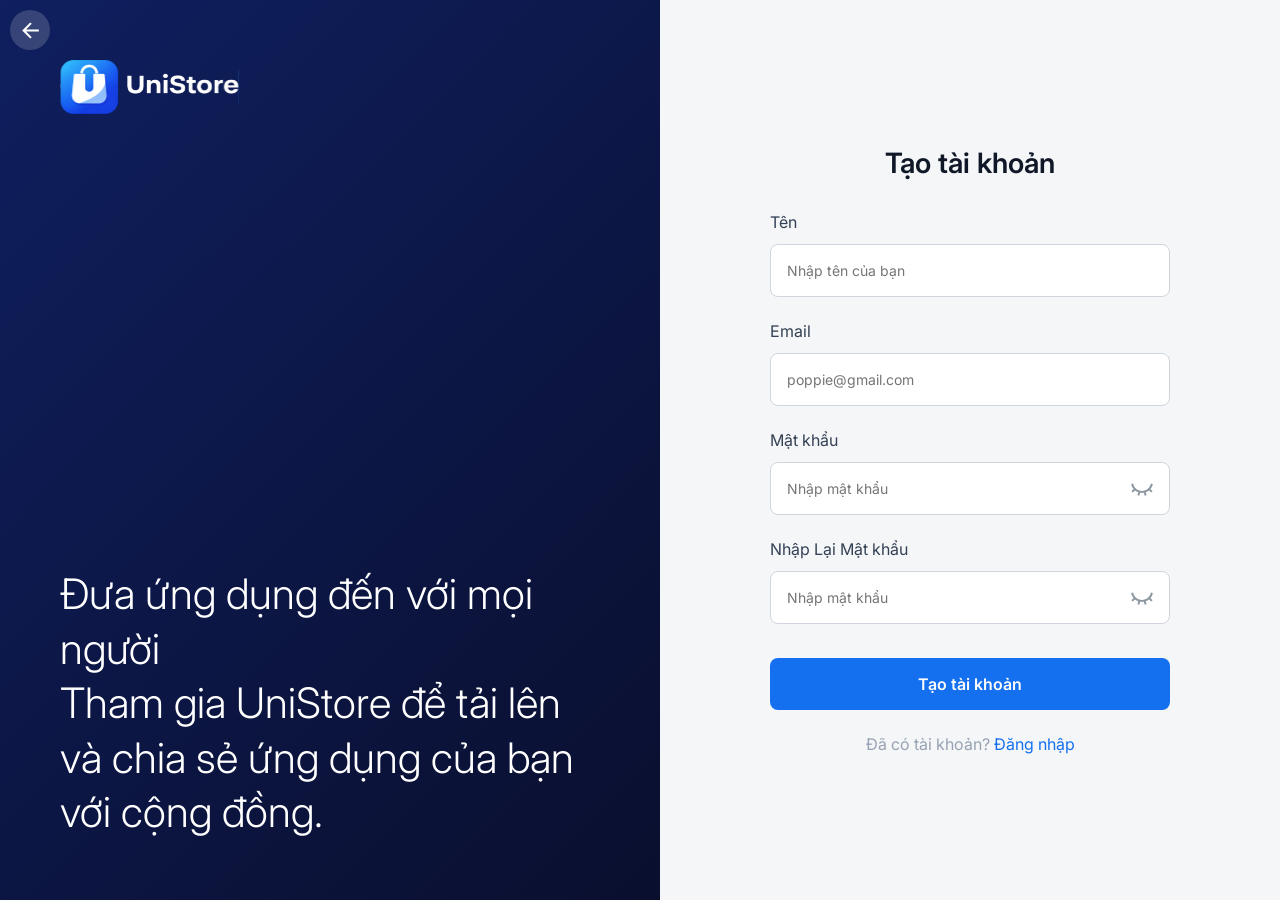
<file: pages/signup/signup.html>
<!DOCTYPE html>
<html lang="en">

<head>
    <meta charset="UTF-8">
    <title>UniStore Register</title>
    <meta name="viewport" content="width=device-width, initial-scale=1.0">
    <link rel="stylesheet" href="../signup/style-signup.css">
    <link rel="preconnect" href="https://fonts.googleapis.com">
    <link rel="preconnect" href="https://fonts.gstatic.com" crossorigin>
    <link
        href="https://fonts.googleapis.com/css2?family=Poppins:ital,wght@0,100;0,200;0,300;0,400;0,500;0,600;0,700;0,800;0,900;1,100;1,200;1,300;1,400;1,500;1,600;1,700;1,800;1,900&display=swap"
        rel="stylesheet">
</head>

<body>
    <a class="btn-back" href="../login/login.html"><img class="back-1" src="../../img/login/arrow-left-line (1).svg" alt=""><img
            class="back-2" src="../../img/login/arrow-left-line.svg" alt=""></a>
    <div class="container">
        <div class="left">
            <div class="logo">
                <img src="../../img/login/logo.svg" alt="">
            </div>
            <div class="welcome-text">
                <h1>
                    Đưa ứng dụng đến với mọi người<br>
                    Tham gia UniStore để tải lên<br>
                    và chia sẻ ứng dụng của bạn<br>
                    với cộng đồng.<br>
                </h1>
            </div>
        </div>
        <div class="right">
            <div class="form-box">
                <h2>Tạo tài khoản</h2>
                <div class="input-group">
                    <label>Tên</label>
                    <input type="text" id="signup-name" placeholder="Nhập tên của bạn">
                </div>
                <div class="input-group">
                    <label>Email</label>
                    <input type="email" id="signup-email" placeholder="poppie@gmail.com">
                </div>
                <div class="input-group">
                    <label>Mật khẩu</label>
                    <div class="password-box">
                        <input type="password" id="signup-password" placeholder="Nhập mật khẩu">
                        <img src="../../img/login/eye-close-line (1).svg" class="eye-close" alt="">
                        <img src="../../img/login/eye-line (1).svg" class="eye-open" alt="">
                    </div>
                </div>
                <div class="input-group">
                    <label>Nhập Lại Mật khẩu</label>
                    <div class="password-box">
                        <input type="password" id="signup-repassword" placeholder="Nhập mật khẩu">
                        <img src="../../img/login/eye-close-line (1).svg" class="eye-close" alt="">
                        <img src="../../img/login/eye-line (1).svg" class="eye-open" alt="">
                    </div>
                </div>
                <button class="btn-primary" onclick="handleRegister()">Tạo tài khoản</button>
                <p class="login-text">
                    Đã có tài khoản? 
                    <a href="../login/login.html">Đăng nhập</a>
                </p>
            </div>
        </div>
    </div>
    <script src="../signup/signup.js"></script>
    <script src="../../share/js/auth.js"></script>
</body>
<script>
    const passwordBoxes = document.querySelectorAll('.password-box');
    passwordBoxes.forEach(box => {
        const input = box.querySelector('input');
        const eyeClose = box.querySelector('.eye-close');
        const eyeOpen = box.querySelector('.eye-open');

        eyeClose.addEventListener('click', () => {
            input.type = 'text';
            eyeClose.style.display = 'none';
            eyeOpen.style.display = 'block';
        });

        eyeOpen.addEventListener('click', () => {
            input.type = 'password';
            eyeOpen.style.display = 'none';
            eyeClose.style.display = 'block';
        });
    });
</script>
</html>
</file>
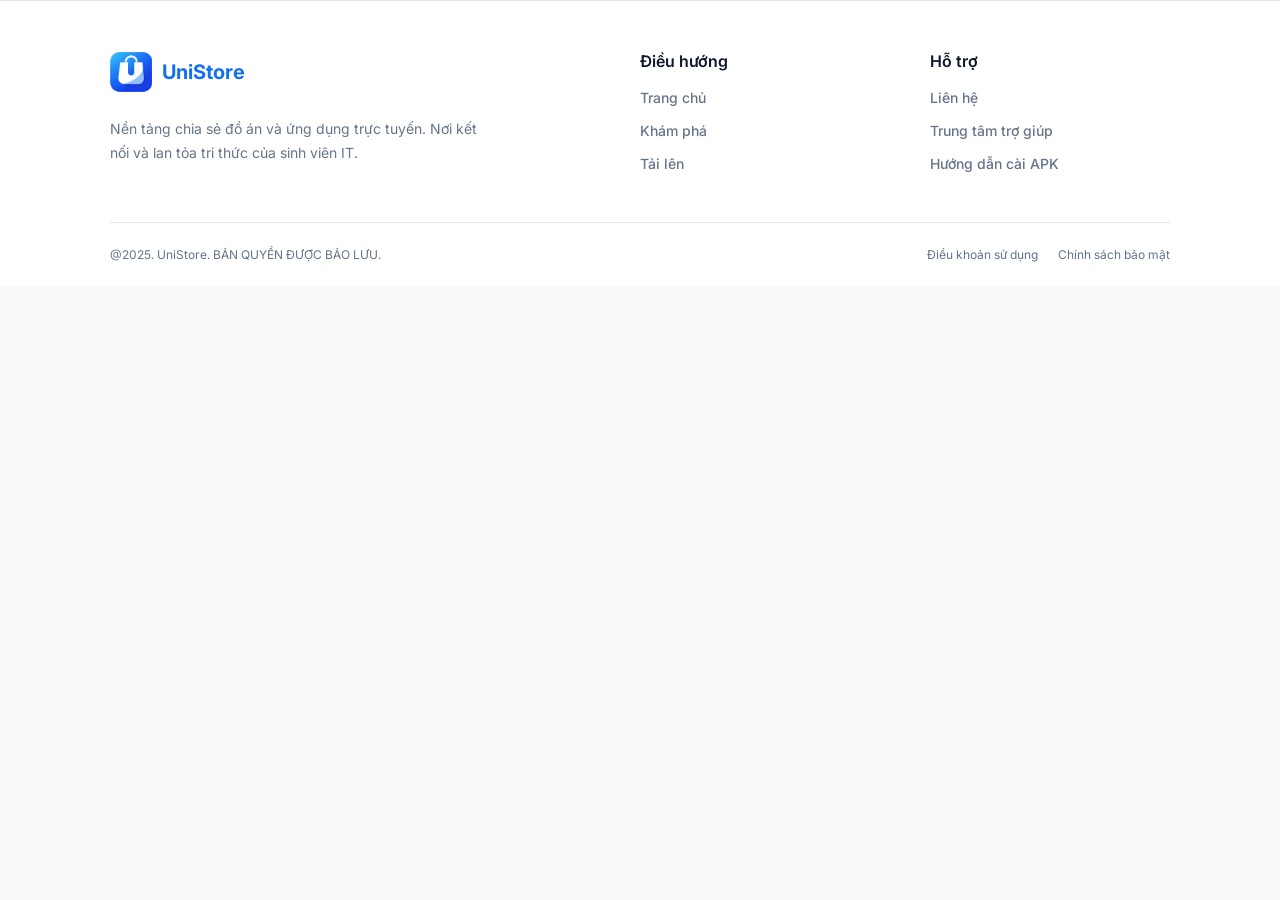
<file: share/html/footer.html>
<!DOCTYPE html>
<html lang="en">
<head>
    <meta charset="UTF-8">
    <meta name="viewport" content="width=device-width, initial-scale=1.0">
    <link rel="stylesheet" href="../css/style-footer.css">
    <link rel="stylesheet" href="../../share/css/header.css">
    <title>Document</title>
</head>
<body>
    <footer>
        <div class="footer-container">
            <div class="footer-top">
                <div class="footer-top-left">
                    <a href="../../pages/home/index.html" class="logo">
                        <img src="../../share/img/logo.svg" alt="">
                        <p>UniStore</p>
                    </a>
                    <div class="footer-top-left-text">
                       Nền tảng chia sẻ đồ án và ứng dụng trực tuyến. Nơi kết nối và lan tỏa tri thức của sinh viên IT.
                    </div>
                </div>

                    <div class="footer-top-right-box">
                        <div class="footer-top-right-box-title">Điều hướng</div>
                        <div class="footer-top-right-box-content">
                            <a href="../../pages/home/index.html">Trang chủ</a>
                            <a href="../../pages/explore/explore.html">Khám phá</a>
                            <a href="../../pages/upload/upload.html">Tải lên</a>
                        </div>
                    </div>
                    <div class="footer-top-right-box">
                        <div class="footer-top-right-box-title">Hỗ trợ</div>
                        <div class="footer-top-right-box-content">
                            <a href="">Liên hệ</a>
                            <a href="">Trung tâm trợ giúp</a>
                            <a href="">Hướng dẫn cài APK</a>
                        </div>
                    </div>

            </div>
            <div class="footer-bottom">
                <div class="footer-bottom-content">
                    <p>@2025. UniStore. BẢN QUYỀN ĐƯỢC BẢO LƯU.</p>
                    <div class="footer-bottom-content-right">
                        <a href="">Điều khoản sử dụng</a>
                        <a href="">Chính sách bảo mật</a>
                    </div>
                </div>
            </div>
        </div>
    </footer>
</body>
</html>
</file>
<file: share/css/main.css>
@import url('https://fonts.googleapis.com/css2?family=Inter:ital,opsz,wght@0,14..32,100..900;1,14..32,100..900&display=swap');
*{
    padding: 0;
    margin: 0;
    box-sizing: border-box;
}
:root{
    --main-font: "Inter";
    --main-background: #fcfdfe;
    --main-color-title: #0f172a;
    --main-color-text: #64748b;
    --border-hr: #e2e8f0;
    --primary: #1857ee;
    --background-item: #ffffff;
    --border-item: #e2e8f0;
    --button-item: #eff6ff;
}
body{
    background-color: var(--main-background);
}
</file>
<file: share/css/header.css>
@import url('https://fonts.googleapis.com/css2?family=Inter:wght@100..900&display=swap');

        *{
            margin: 0;
            padding: 0;
            box-sizing: border-box;
            font-family: 'Inter', sans-serif;
        }

        body{
            background: #f8fafc;
        }

        header{
            width: 100%;
            background: white;
            border-bottom: 1px solid #e5e7eb;
            display: flex;
            justify-content: center;
            position: relative;
            z-index: 1000;
        }

        .header-container{
            width: 90%;
            max-width: 1280px;
            height: 80px;
            display: flex;
            align-items: center;
            justify-content: space-between;
            gap: 20px;
        }

        .logo{
            display: flex;
            align-items: center;
            gap: 10px;
            text-decoration: none;
            flex-shrink: 0;
        }

        .logo img{
            width: 42px;
            height: 42px;
        }

        .logo p{
            font-size: 20px;
            font-weight: 700;
            color: #1570EF;
        }

        .header-nav{
            display: flex;
            align-items: center;
            gap: 20px;
        }

        .header-nav a{
            text-decoration: none;
            color: #111827;
            font-weight: 500;
            transition: 0.3s;
        }

        .header-nav a:hover{
            color: #1570EF;
        }

        .header-search{
            flex: 1;
            max-width: 400px;
        }

        .header-search input{
            width: 100%;
            padding: 12px 16px;
            border-radius: 999px;
            border: 1px solid #e5e7eb;
            outline: none;
            background: #f1f5f9;
        }

        .header-nav-btn{
            display: flex;
            align-items: center;
            gap: 14px;
        }

        .header-nav-login{
            text-decoration: none;
            color: #111827;
            font-size: 14px;
        }

        .header-nav-upload{
            background: #1570EF;
            color: white !important;
            text-decoration: none;
            padding: 10px 18px;
            border-radius: 8px;
            font-size: 14px;
            font-weight: 500;
        }

        .user-profile{
            position: relative;
            display: flex;
            align-items: center;
            gap: 10px;
        }

        .user-avatar{
            width: 42px;
            height: 42px;
            border-radius: 50%;
            object-fit: cover;
            cursor: pointer;
        }

        .user-name{
            font-size: 14px;
            font-weight: 500;
        }

        .dropdown-content{
            position: absolute;
            top: 55px;
            right: 0;
            width: 180px;
            background: white;
            border-radius: 10px;
            overflow: hidden;
            display: none;
            box-shadow: 0 5px 20px rgba(0,0,0,0.1);
        }

        .dropdown-content a{
            display: block;
            padding: 12px 16px;
            text-decoration: none;
            color: #111827;
        }

        .dropdown-content a:hover{
            background: #f3f4f6;
        }

        .show{
            display: block;
        }

        .hamburger{
            display: none;
            flex-direction: column;
            gap: 5px;
            cursor: pointer;
        }

        .hamburger span{
            width: 26px;
            height: 3px;
            background: #111827;
            border-radius: 10px;
            transition: 0.3s;
        }

        .hamburger.active span:nth-child(1){
            transform: rotate(45deg) translate(5px, 6px);
        }

        .hamburger.active span:nth-child(2){
            opacity: 0;
        }

        .hamburger.active span:nth-child(3){
            transform: rotate(-45deg) translate(5px, -6px);
        }

        .mobile-right{
            display: none;
            align-items: center;
            gap: 12px;
        }

        .mobile-menu{
            position: absolute;
            top: 100%;
            left: 0;
            width: 100%;
            background: white;
            padding: 20px;
            display: none;
            flex-direction: column;
            gap: 20px;
            border-top: 1px solid #e5e7eb;
            box-shadow: 0 5px 15px rgba(0,0,0,0.08);
        }

        .mobile-menu.active{
            display: flex;
        }

        .mobile-menu .header-nav{
            display: flex;
            flex-direction: column;
            align-items: flex-start;
            gap: 16px;
        }

        .mobile-menu .header-nav-btn{
            display: flex;
            flex-direction: column;
            align-items: flex-start;
            width: 100%;
            gap: 16px;
        }

        .mobile-menu .header-nav-upload{
            width: 100%;
            text-align: center;
        }

     @media (max-width:768px){

    .header-nav{
        display: none;
    }

    .desktop-auth{
        display: none;
    }
    .header-nav-login{
        font-size: 16px;
        font-weight: 500;
    }
    .mobile-right{
        display: flex;
        align-items: center;
        gap: 12px;
    }

    .hamburger{
        display: flex;
    }
    .header-search{
        display: block;
        flex: 1;
        max-width: unset;
    }

    .header-search input{
        padding: 10px 14px;
        font-size: 14px;
    }


    .user-name{
        display: none;
    }

    .user-avatar{
        width: 38px;
        height: 38px;
    }

    .logo p{
        display: none;
    }

    .logo img{
        width: 38px;
        height: 38px;
    }

    .header-container{
        gap: 10px;
        height: 72px;
    }
}
</file>
<file: share/css/style-footer.css>
@import url('https://fonts.googleapis.com/css2?family=Inter:wght@100..900&display=swap');

*{
    margin: 0;
    padding: 0;
    box-sizing: border-box;
}

:root{
    --main-font: "Inter", sans-serif;
    --main-background: #fcfdfe;
    --main-color-title: #0f172a;
    --main-color-text: #64748b;
    --border-hr: #e2e8f0;
    --primary: #1857ee;
    --background-item: #ffffff;
    --border-item: #e2e8f0;
    --button-item: #eff6ff;
}

body{
    background: var(--main-background);
}

footer{
    width: 100%;
    display: flex;
    justify-content: center;
    border-top: 1px solid var(--border-hr);
    background: #fff;
}

.footer-container{
    width: 100%;
    max-width: 1100px;
    padding: 0 20px;
    display: flex;
    flex-direction: column;
}

.footer-top{
    width: 100%;
    padding: 50px 0;
    display: grid;
    grid-template-columns: 2fr 1fr 1fr;
    gap: 50px;
}

.footer-top-left{
    width: 100%;
    max-width: 380px;
    display: flex;
    flex-direction: column;
    gap: 24px;
}

.logo{
    display: flex;
    align-items: center;
    gap: 10px;
    text-decoration: none;
}

.logo img{
    width: 42px;
    height: 42px;
    object-fit: contain;
}

.logo p{
    font-family: var(--main-font);
    font-size: 24px;
    font-weight: 700;
    color: var(--main-color-title);
}

.footer-top-left-text{
    font-family: var(--main-font);
    font-size: 14px;
    line-height: 24px;
    color: var(--main-color-text);
}

.footer-top-right-box{
    display: flex;
    flex-direction: column;
    gap: 18px;
}

.footer-top-right-box-title{
    font-family: var(--main-font);
    font-size: 16px;
    font-weight: 600;
    color: var(--main-color-title);
}

.footer-top-right-box-content{
    display: flex;
    flex-direction: column;
    gap: 16px;
}

.footer-top-right-box-content a{
    text-decoration: none;
    font-family: var(--main-font);
    font-size: 14px;
    font-weight: 500;
    color: var(--main-color-text);
    transition: 0.3s;
}

.footer-top-right-box-content a:hover{
    color: var(--primary);
}

.footer-bottom{
    width: 100%;
    border-top: 1px solid var(--border-item);
    padding: 24px 0;
}

.footer-bottom-content{
    width: 100%;
    display: flex;
    justify-content: space-between;
    align-items: center;
    gap: 20px;
}

.footer-bottom-content p{
    font-family: var(--main-font);
    font-size: 12px;
    color: var(--main-color-text);
}

.footer-bottom-content-right{
    display: flex;
    align-items: center;
    gap: 20px;
}

.footer-bottom-content-right a{
    text-decoration: none;
    font-family: var(--main-font);
    font-size: 12px;
    color: var(--main-color-text);
    transition: 0.3s;
}

.footer-bottom-content-right a:hover{
    color: var(--primary);
}

@media (max-width: 992px){

    .footer-top{
        grid-template-columns: 1fr 1fr;
        gap: 40px;
    }

    .footer-top-left{
        grid-column: span 2;
        max-width: 100%;
    }
}

@media (max-width: 767px){

    .footer-container{
        padding: 0 16px;
    }

    .footer-top{
        grid-template-columns: 1fr;
        gap: 32px;
        padding: 36px 0;
    }

    .footer-top-left{
        gap: 18px;
    }

    .logo{
        justify-content: center;
    }

    .logo p{
        font-size: 22px;
    }

    .footer-top-left-text{
        text-align: center;
        font-size: 13px;
        line-height: 22px;
    }

    .footer-top-right-box{
        align-items: center;
        text-align: center;
    }

    .footer-top-right-box-content{
        gap: 14px;
    }

    .footer-bottom-content{
        flex-direction: column;
        text-align: center;
    }

    .footer-bottom-content-right{
        flex-direction: column;
        gap: 10px;
    }
}

@media (max-width: 480px){

    .logo img{
        width: 36px;
        height: 36px;
    }

    .logo p{
        font-size: 20px;
    }

    .footer-top-left-text{
        font-size: 12px;
    }

    .footer-top-right-box-title{
        font-size: 15px;
    }

    .footer-top-right-box-content a{
        font-size: 13px;
    }

    .footer-bottom-content p,
    .footer-bottom-content-right a{
        font-size: 11px;
    }
}
</file>
<file: pages/admin/admin.css>
.admin-main {
    min-height: calc(100vh - 200px);
    background: #f8fafc;
    padding: 20px 0;
}

.admin-container {
    max-width: 1200px;
    margin: 0 auto;
    padding: 0 20px;
}

.admin-title {
    font-size: 28px;
    font-weight: 700;
    color: var(--main-color-title);
    margin-bottom: 30px;
    text-align: center;
}


.admin-stats {
    display: grid;
    grid-template-columns: repeat(auto-fit, minmax(250px, 1fr));
    gap: 20px;
    margin-bottom: 40px;
}

.stat-card {
    background: white;
    border-radius: 12px;
    padding: 24px;
    box-shadow: 0 2px 8px rgba(0, 0, 0, 0.1);
    text-align: center;
    transition: transform 0.2s ease;
}

.stat-card:hover {
    transform: translateY(-2px);
}

.stat-number {
    font-size: 36px;
    font-weight: 700;
    color: var(--primary);
    margin-bottom: 8px;
}

.stat-label {
    font-size: 16px;
    color: var(--main-color-text);
    font-weight: 500;
}
.admin-tabs {
    display: flex;
    background: white;
    border-radius: 12px;
    padding: 4px;
    margin-bottom: 30px;
    box-shadow: 0 2px 8px rgba(0, 0, 0, 0.1);
    overflow-x: auto;
}

.tab-btn {
    flex: 1;
    min-width: 120px;
    padding: 12px 20px;
    border: none;
    background: transparent;
    color: var(--main-color-text);
    font-weight: 500;
    font-size: 14px;
    border-radius: 8px;
    cursor: pointer;
    transition: all 0.2s ease;
    white-space: nowrap;
}

.tab-btn.active {
    background: var(--primary);
    color: white;
    box-shadow: 0 2px 4px rgba(0, 0, 0, 0.1);
}

.tab-btn:hover:not(.active) {
    background: #f1f5f9;
}

.tab-content {
    display: none;
}

.tab-content.active {
    display: block;
}

.product-list {
    background: white;
    border-radius: 12px;
    box-shadow: 0 2px 8px rgba(0, 0, 0, 0.1);
    overflow: hidden;
}

.product-item {
    cursor: default;
    text-decoration: none;
    display: flex;
    align-items: center;
    padding: 20px;
    border-bottom: 1px solid #e2e8f0;
    transition: background-color 0.2s ease;
}

.product-item:hover {
    background: #f8fafc;
}

.product-item:last-child {
    border-bottom: none;
}

.product-image {
    width: 60px;
    height: 60px;
    border-radius: 8px;
    object-fit: cover;
    margin-right: 16px;
    flex-shrink: 0;
}

.product-info {
    flex: 1;
    min-width: 0;
}

.product-name {
    font-size: 18px;
    font-weight: 600;
    color: var(--main-color-title);
    margin-bottom: 4px;
    overflow: hidden;
    text-overflow: ellipsis;
    white-space: nowrap;
}

.product-author {
    font-size: 14px;
    color: var(--main-color-text);
    margin-bottom: 4px;
}

.product-description {
    font-size: 14px;
    color: var(--main-color-text);
    margin-bottom: 8px;
    display: -webkit-box;
    -webkit-line-clamp: 2;
    -webkit-box-orient: vertical;
    overflow: hidden;
}

.product-status {
    display: inline-block;
    padding: 4px 8px;
    border-radius: 4px;
    font-size: 12px;
    font-weight: 500;
    text-transform: uppercase;
}

.status-pending {
    background: #fef3c7;
    color: #d97706;
}

.status-approved {
    background: #d1fae5;
    color: #065f46;
}
.btn-detail{
    text-decoration: none;
    padding: 8px 16px;
    border: none;
    border-radius: 6px;
    font-size: 14px;
    font-weight: 500;
    cursor: pointer;
    transition: all 0.2s ease;
}

.status-rejected {
    background: #fee2e2;
    color: #dc2626;
}

.product-actions {
    display: flex;
    gap: 8px;
    flex-shrink: 0;
}

.btn-approve, .btn-reject {
    padding: 8px 16px;
    border: none;
    border-radius: 6px;
    font-size: 14px;
    font-weight: 500;
    cursor: pointer;
    transition: all 0.2s ease;
}

.btn-approve {
    background: #10b981;
    color: white;
}

.btn-approve:hover {
    background: #059669;
}

.btn-reject {
    background: #ef4444;
    color: white;
}

.btn-reject:hover {
    background: #dc2626;
}

.no-products {
    text-align: center;
    padding: 40px 20px;
    color: var(--main-color-text);
    font-size: 16px;
}

@media (max-width: 768px) {
    .admin-container {
        padding: 0 15px;
    }

    .admin-title {
        font-size: 24px;
        margin-bottom: 20px;
    }

    .admin-stats {
        grid-template-columns: repeat(2, 1fr);
        gap: 15px;
        margin-bottom: 30px;
    }

    .stat-card {
        padding: 20px;
    }

    .stat-number {
        font-size: 28px;
    }

    .stat-label {
        font-size: 14px;
    }

    .admin-tabs {
        margin-bottom: 20px;
    }

    .tab-btn {
        min-width: 100px;
        padding: 10px 16px;
        font-size: 13px;
    }

    .product-item {
        padding: 16px;
        flex-direction: column;
        align-items: flex-start;
        gap: 12px;
    }

    .product-image {
        width: 50px;
        height: 50px;
        margin-right: 0;
    }

    .product-info {
        width: 100%;
    }

    .product-name {
        font-size: 16px;
    }

    .product-author,
    .product-description {
        font-size: 13px;
    }

    .product-actions {
        width: 100%;
        justify-content: flex-end;
    }

    .btn-approve, .btn-reject {
        flex: 1;
        padding: 10px;
        font-size: 13px;
    }
}

@media (max-width: 480px) {
    .admin-main {
        padding: 15px 0;
    }

    .admin-stats {
        grid-template-columns: 1fr;
        gap: 12px;
    }

    .stat-card {
        padding: 16px;
    }

    .stat-number {
        font-size: 24px;
    }

    .admin-tabs {
        flex-direction: column;
        gap: 4px;
    }

    .tab-btn {
        min-width: auto;
        width: 100%;
    }

    .product-item {
        padding: 12px;
    }

    .product-image {
        width: 40px;
        height: 40px;
    }

    .product-name {
        font-size: 14px;
    }

    .btn-approve, .btn-reject {
        padding: 8px;
        font-size: 12px;
    }
}
</file>
<file: pages/all/style-all.css>
*{
    margin:0;
    padding:0;
    box-sizing:border-box;
    font-family:'Inter',sans-serif;
}

:root{
    --primary:#2563eb;
    --text:#111827;
    --text-light:#6b7280;
    --border:#e5e7eb;
    --bg:#fafbfc;
}

body{
    background:var(--bg);
    color:var(--text);
}

.app-section{
    width:100%;
    max-width:1330px;
    margin:auto;
    padding:40px 20px 80px;
}

.page-header{
    display:flex;
    justify-content:space-between;
    align-items:center;
    gap:20px;
    margin-bottom:32px;
    padding-bottom:24px;
    border-bottom:1px solid var(--border);
}

.page-title{
    display:flex;
    flex-direction:column;
    gap:8px;
}

.page-title h1{
    font-size:32px;
    font-weight:800;
    color:var(--text);
}

.result-count{
    font-size:14px;
    color:var(--text-light);
}

.sort-control{
    display:flex;
    align-items:center;
    gap:12px;
    flex-wrap:wrap;
}

.sort-label{
    font-size:14px;
    color:var(--text-light);
    white-space:nowrap;
}

.sort-dropdown{
    position:relative;
    width:230px;
}

.sort-selected{
    width:100%;
    padding:12px 42px 12px 16px;
    border-radius:12px;
    border:1px solid #d1d5db;
    background:white;
    font-size:14px;
    cursor:pointer;
    transition:0.2s;
}

.sort-selected:hover{
    border-color:var(--primary);
}

.sort-icon{
    width:18px;
    height:18px;
    position:absolute;
    right:14px;
    top:50%;
    transform:translateY(-50%);
    pointer-events:none;
}

.sort-options{
    list-style:none;
    position:absolute;
    top:110%;
    left:0;
    width:100%;
    background:white;
    border-radius:12px;
    border:1px solid var(--border);
    overflow:hidden;
    display:none;
    z-index:50;
    box-shadow:0 10px 30px rgba(0,0,0,0.08);
}

.sort-options li{
    padding:12px 16px;
    font-size:14px;
    cursor:pointer;
    transition:0.2s;
}

.sort-options li:hover{
    background:#f3f4f6;
}

.sort-dropdown.active .sort-options{
    display:block;
}

.app-grid{
    display:grid;
    grid-template-columns:repeat(auto-fill,minmax(220px,1fr));
    gap:24px;
}

.pagination{
    display:flex;
    justify-content:center;
    align-items:center;
    flex-wrap:wrap;
    gap:10px;
    margin-top:50px;
}

.page-btn{
    width:42px;
    height:42px;
    display:flex;
    justify-content:center;
    align-items:center;
    border-radius:12px;
    border:1px solid #d1d5db;
    text-decoration:none;
    background:white;
    color:#374151;
    font-weight:600;
    transition:0.2s;
}

.page-btn:hover{
    background:#eff6ff;
    border-color:var(--primary);
    color:var(--primary);
}

.page-btn.active{
    background:var(--primary);
    border-color:var(--primary);
    color:white;
}

.page-btn.disabled{
    opacity:0.4;
    pointer-events:none;
}

.page-dots{
    color:#9ca3af;
    font-weight:700;
}
@media (max-width:768px){

    .page-header{
        flex-direction:column;
        align-items:flex-start;
    }

    .sort-control{
        width:100%;
        justify-content:space-between;
    }

    .sort-dropdown{
        width:220px;
    }

    .app-grid{
        grid-template-columns:repeat(2,1fr);
        gap:18px;
    }
}

@media (max-width:480px){

    .app-section{
        padding:20px 12px 50px;
    }

    .page-title h1{
        font-size:24px;
    }

    .sort-control{
        width:100%;
        flex-direction:column;
        align-items:flex-start;
        gap:8px;
    }

    .sort-dropdown{
        width:100%;
    }

    .app-grid{
        grid-template-columns:1fr 1fr;
        gap:14px;
    }

    .carousel-item{
        width:100%;
    }

    .pagination{
        gap:6px;
    }

    .page-btn{
        width:34px;
        height:34px;
        font-size:13px;
    }
}

@media (max-width:400px){

    .app-grid{
        grid-template-columns:1fr;
    }

    .page-title h1{
        font-size:22px;
    }

    .sort-selected{
        font-size:13px;
        padding:10px 38px 10px 12px;
    }

    .carousel-item{
        padding:14px;
        margin: auto;
    }

    .carousel-item-logo{
        width:70px;
        height:70px;
    }

    .carousel-item-btn{
        width:100%;
    }
}
</file>
<file: share/css/section-app.css>
.section-title{
    position: relative;
    padding-left: 10px;
    font-family: var(--main-font);
    font-size: 24px;
    font-weight: 700;
    color: var(--main-color-title);
}
.section-title::after{
    position: absolute;
    content: " ";
    width: 3px;
    height: 100%;
    left: 0;
    border-radius: 8px;
    background-color: var(--primary);
}
.carousel{
    width: 100%;

    position: relative;
}
.carousel-controls{
    position: absolute;
    bottom: -50px;
    right: 16px;
    transform: translateY(-50%);
    display: flex;
    gap: 8px;
    z-index: 2;
}
.carousel-button{
    display: flex;
    align-items: center;
    justify-content: center;
    width: 36px;
    height: 36px;
    border: none;
    border-radius: 50%;
    background-color: rgba(255, 255, 255, 0.92);
    color: var(--main-color-title);
    font-size: 18px;
    cursor: pointer;
    transition: all 0.2s ease;
    box-shadow: 0 4px 14px rgba(15, 23, 42, 0.12);
}
.carousel-button:hover{
    background-color: var(--primary);
    color: white;
}
.carousel-button:focus{
    outline: 2px solid var(--primary);
    outline-offset: 2px;
}
.carousel-prev{
    margin-right: 4px;
}

.carousel-container{
    width: 100%;
    display: flex;
    gap: 16px;
    flex-wrap: nowrap;
    overflow-x: auto;
    scroll-snap-type: x mandatory;
    -webkit-overflow-scrolling: touch;
    padding-bottom: 10px;
}
.carousel-container::-webkit-scrollbar{
    display: none;
}
.carousel-item{
    overflow: hidden;
    flex: 0 0 240px;
    min-width: 240px;
    padding: 20px;
    max-width: 240px;
    border-radius: 12px;
    background-color: var(--background-item);
    text-decoration: none;
    border: 1px solid var(--border-item);
    box-shadow: 0 4px 6px -1px rgba(0, 0, 0, 0.05), 0 2px 4px -1px rgba(0, 0, 0, 0.03);
    display: flex;
    flex-direction: column;
    align-items: center;
    transition: all 0.2s ease;
    scroll-snap-align: start;
}
.carousel-item-logo{
    width: 88px;
    height: 88px;
    object-fit: cover;
    border-radius: 20px;
    box-shadow: 0 4px 12px rgba(0, 0, 0, 0.06);
    margin-bottom: 14px;
}
.carousel-item-title{
    font-family: var(--main-font);
    text-align: center;
    font-size: 16px;
    color: var(--main-color-title);
    font-weight: 700;
    margin-bottom: 4px;
}
.carousel-item-cre{
    font-family: var(--main-font);
    font-size: 12px;
    color: var(--main-color-text);
    text-align: center;
    margin-bottom: 16px;
}
.carousel-item-btn{
    cursor: pointer;
    display: block;
    width: 100%;
    padding: 8px;
    border-radius: 20px;
    border: 0;
    color: var(--primary);
    background-color: var(--button-item);
    font-size: 14px;
    font-weight: 600;
    transition: all 0.2s ease;
}
.carousel-item:hover{
    border: 1px solid var(--primary);
}
.carousel-item:hover .carousel-item-btn{
    color: white;
    background-color: var(--primary);
}
.section-top{
    display: flex;
    justify-content: space-between;
    align-items: center;
}
.section-select-all{
    font-family: var(--main-font);
    font-size: 14px;
    font-weight: 600;
    color: var(--primary);
    text-decoration: none;
}

@media (max-width: 1024px) {
    .carousel-container {
        flex-wrap: nowrap;
        overflow-x: auto;
        scroll-snap-type: x mandatory;
        -webkit-overflow-scrolling: touch;
        padding-bottom: 10px;
    }
    .carousel-container::-webkit-scrollbar {
        display: none;
    }
    .carousel-item {
        flex: 0 0 auto;
        scroll-snap-align: start;
    }
}

@media (max-width: 768px) {
    .section-title {
        font-size: 20px;
        padding-left: 8px;
    }
    .carousel-container {
        gap: 12px;
    }
    .carousel-item {
        max-width: 200px;
        padding: 16px;
        min-width: 200px;
    }
    .carousel-item-logo {
        width: 70px;
        height: 70px;
        margin-bottom: 12px;
    }
    .carousel-item-title {
        font-size: 14px;
    }
    .carousel-item-cre {
        font-size: 11px;
        margin-bottom: 12px;
    }
    .carousel-item-btn {
        padding: 6px;
        font-size: 13px;
    }
}

@media (max-width: 480px) {
    .section-title {
        font-size: 18px;
        padding-left: 6px;
    }
    .section-title::after {
        width: 2px;
    }
    .carousel-container {
        gap: 8px;
        justify-content: flex-start;
    }
    .carousel-item {
        max-width: 180px;
        min-width: 180px;
        padding: 12px;
    }
    .carousel-item-logo {
        width: 60px;
        height: 60px;
        margin-bottom: 10px;
    }
    .carousel-item-title {
        font-size: 13px;
    }
    .carousel-item-cre {
        font-size: 10px;
        margin-bottom: 10px;
    }
    .carousel-item-btn {
        padding: 5px;
        font-size: 12px;
    }
    .section-select-all {
        font-size: 13px;
    }
}

@media (max-width: 768px) {
    .carousel-controls {
        display: none;
    }
}
</file>
<file: pages/detail/detail.css>
*{
    margin:0;
    padding:0;
    box-sizing:border-box;
    font-family:'Inter',sans-serif;
}
:root{
    --main-font: "Inter";
    --main-background: #fcfdfe;
    --main-color-title: #0f172a;
    --main-color-text: #64748b;
    --border-hr: #e2e8f0;
    --primary: #1857ee;
    --background-item: #ffffff;
    --border-item: #e2e8f0;
    --button-item: #eff6ff;
}
body{
    background:#fafbfc;
    color:#111827;
}
.detail-container{
    max-width:800px;
    margin:auto;
    padding:40px 20px 100px;
}
.app-hero{
    display:flex;
    gap:24px;
    align-items:flex-start;
    margin-bottom:32px;
}

.app-logo{
    width:120px;
    height:120px;
    border-radius:24px;
    object-fit:cover;
    border:1px solid #f3f4f6;
    box-shadow:0 8px 20px rgba(0,0,0,0.1);
    flex-shrink:0;
}

.app-info{
    flex:1;
}

.app-info h1{
    font-size:28px;
    font-weight:800;
    margin-bottom:6px;
}

.app-author{
    font-size:15px;
    color:#2563eb;
    font-weight:600;
    margin-bottom:16px;
    display:inline-block;
    text-decoration:none;
}

.app-author:hover{
    text-decoration:underline;
}
.action-row{
    display:flex;
    align-items:center;
    gap:16px;
}

.btn-download{
    padding:12px 32px;
    border:none;
    border-radius:100px;
    background:#2563eb;
    color:white;
    font-weight:700;
    cursor:pointer;
    transition:.2s;
}

.btn-download:hover{
    background:#1d4ed8;
    transform:translateY(-2px);
    box-shadow:0 6px 16px rgba(37,99,235,.2);
}

.stats-bar{
    display:flex;
    justify-content:space-between;
    align-items:center;
    border-top:1px solid #e5e7eb;
    border-bottom:1px solid #e5e7eb;
    padding:20px 0;
    margin-bottom:32px;
    text-align:center;
}
.stat-item{
    flex:1;
    border-right:1px solid #e5e7eb;
}
.stat-item:last-child{
    border-right:none;
}
.stat-value{
    font-size:18px;
    font-weight:800;
    display:flex;
    align-items:center;
    justify-content:center;
    gap:6px;
}
.stat-item div:last-child{
    font-size:12px;
    color:#6b7280;
}
.section-title{
    font-size:24px;
    font-weight:700;
    margin-bottom:16px;
}
.screenshots{
    display:flex;
    gap:16px;
    overflow-x:auto;
    padding-bottom:10px;
    margin-bottom:32px;
    scroll-snap-type:x mandatory;
}

.screenshots::-webkit-scrollbar{
    display:none;
}
.screen-img{
    min-width:280px;
    height:480px;
    border-radius:16px;
    object-fit:cover;
    border:1px solid #e5e7eb;
    scroll-snap-align:start;
}
.short-desc{
    position: relative;
    font-size: 15px;
    line-height: 1.8;
    color: #4b5563;
    margin-bottom: 40px;
}
.short-desc ul{
    padding: 0px 20px;
}
.short-desc button{
    cursor: pointer;
    display: inline-block;
    font-size: 15px;
    font-family: var(--main-font);
    color: var(--primary);
    font-weight: 700;
    border: 0;
    background-color: transparent;
}
.section-detail-bottom{
    width: 100%;
    padding: 30px;
    background-color: var(--background-item);
    border-radius: 20px;
}
.section-detail-bottom-gird{
    display: grid;
    gap: 24px;
    grid-template-columns: repeat(2,1fr);
}
.section-detail-bottom-gird-item{
    display: flex;
    align-items: center;
    gap: 12px;
}
.section-detail-bottom-gird-item-ico{
    width: 24px;
    height: 24px;
    -webkit-mask-size: contain;
    mask-size: contain;
    -webkit-mask-repeat: no-repeat;
    mask-repeat: no-repeat;
    -webkit-mask-position: center;
    mask-position: center;
    background-color: var(--main-color-text);
}
.section-detail-bottom-gird-item-content{
    display: flex;
    gap: 5px;
    flex-direction: column;
}
.ico-user{
    -webkit-mask-image: url(../../img/detail/ico-user.svg);
    mask-image: url(../../img/detail/ico-user.svg);
}
.ico-celender{
    -webkit-mask-image: url(../../img/detail/calendar.svg);
    mask-image: url(../../img/detail/calendar.svg);
}
.ico-sheld{
    -webkit-mask-image: url(../../img/detail/shield.svg);
    mask-image: url(../../img/detail/shield.svg);
}
.ico-file{
    -webkit-mask-image: url(../../img/detail/file_dicoration.svg);
    mask-image: url(../../img/detail/file_dicoration.svg);
}
#shield-deltail{
    color: green;
}
.section-detail-bottom-gird-item-content-title{
    font-weight: 500;
    font-family: var(--main-font);
    font-size: 12px;
    color: var(--main-color-text);
}
.section-detail-bottom-gird-item-content-text{
    font-weight: 700;
    font-family: var(--main-font);
    font-size: 14px;
    color: var(--main-color-title);
}

.review-section{
    padding-top:40px;
}
.review-section h3{
    font-size:48px;
    font-weight:800;
}
.review-section p{
    font-size:14px;
    color:#6b7280;
}

.rating-score{
    display: flex;
    flex-direction: column;
    align-items: center;
    max-width: 170px;
    width: 100%;
}
.rating-score-letter{
    font-size: 60px;
    font-weight: 800;
}
.rating-stars{
    display: flex;
    align-items: center;
    justify-content: center;
}
.rating-score-p{
    font-size: 16px;
    font-weight: 500;
    color: #b0b0b0;
}
.user-avatar{
    width:40px;
    height:40px;
    border-radius:50%;
    background:#e5e7eb;
    display:flex;
    align-items:center;
    justify-content:center;
    flex-shrink:0;
    overflow:hidden;
}
.user-avatar img{
    width:100%;
    height:100%;
    object-fit:cover;
}
.comment-box{
    padding:40px 20px 20px 20px;
    border-radius:12px;
    width:100%;
}
.comment-header{
    display:flex;
    align-items:center;
    gap:16px;
    margin-bottom:12px;
}

.user-avatar img{
    width:40px;
    height:40px;
    border-radius:50%;
}
.rating-text{
    margin-left:10px;
    font-size:12px;
    color:#6b7280;
    padding: 5px;
    background-color: #f0f0f0;
    border-radius: 10px;
}
.comment-stars{
    display: flex;
    align-items: center;
}
.comment-input-wrapper{
    position:relative;
}
.comment-input{
    width:100%;
    height:120px;
    border-radius:12px;
    border:1px solid #e5e7eb;
    padding:16px 120px 16px 16px;
    resize:none;
    font-size:14px;
}

.btn-submit{
    position:absolute;
    right:10px;
    top:73%;
    transform:translateY(-50%);
    background:#0f172a;
    color:white;
    border:none;
    padding:10px 18px;
    border-radius:20px;
    cursor:pointer;
    font-weight:500;
}
.btn-submit:hover{
    background:#0f172adb;
    transition: all 0.2s ease;
}
.comment-stars img{
    opacity:0.2;
    transition:0.2s;
     filter: invert(0%) sepia(0%) saturate(0%) hue-rotate(2deg) brightness(0%) contrast(0%);
}
.comment-stars img.active{
    opacity:1;
    filter: invert(50%) sepia(100%) saturate(500%) hue-rotate(2deg) brightness(140%) contrast(101%);
}
.rating-text{
    background:#e5e7eb;
    color:#494949;
    transition:0.2s;
}
.comment-list{
margin-top:30px;
display:flex;
flex-direction:column;
gap:40px;
}

.review-item{
display:flex;
gap:16px;
}

.review-avatar{
width:40px;
height:40px;
}

.review-avatar img{
width:40px;
height:40px;
border-radius:50%;
object-fit:cover;
}

.review-body{
flex:1;
padding: 15px 20px;
background-color: #ffffff;
border: 1px solid#e5e7eb ;
border-radius: 10px;
word-break: break-word;
overflow-wrap: break-word;
}

.review-top{
display:flex;
justify-content:space-between;
align-items:center;
}

.review-user{
display:flex;
flex-direction:column;
}

.review-name{
font-weight:700;
font-size:16px;
}

.review-stars img{
width:14px;
}

.review-time{
font-size:13px;
}

.review-text{
margin-top:6px;
font-size:14px;
color:#374151;
}
.review-header{
display:flex;
justify-content:space-between;
align-items:flex-start;
}
.review-user-info{
display:flex;
flex-direction:column;
gap:2px;
}
.review-actions{
display:flex;
justify-content:flex-end;
gap:14px;
margin-top:10px;
}

.review-actions img{
width:18px;
height:18px;
cursor:pointer;
opacity:0.6;
transition:0.2s;
}

.review-actions img:hover{
opacity:1;
transform:scale(1.02);
}
.reply-container {
    margin-top: 10px;
}

.reply-list {
    margin-left: 25px;
}

.reply-item {
    display: flex;
    gap: 10px;
    background: #f3f4f6;
    padding: 10px;
    border-radius: 10px;
    margin-top: 8px;
}

.reply-avatar img {
    width: 26px;
    height: 26px;
    border-radius: 50%;
}

.reply-body {
    flex: 1;
}

.reply-header {
    display: flex;
    justify-content: space-between;
    font-size: 12px;
}
/* =========================
   RESPONSIVE TABLET
========================= */
@media (max-width: 768px){

    .detail-container{
        padding: 30px 16px 80px;
    }

    /* APP HERO */
    .app-hero{
        flex-direction: column;
        align-items: center;
        text-align: center;
        gap: 18px;
    }

    .app-logo{
        width: 100px;
        height: 100px;
        border-radius: 22px;
    }

    .app-info{
        width: 100%;
    }

    .app-info h1{
        font-size: 24px;
    }

    .app-author{
        font-size: 14px;
    }

    .action-row{
        justify-content: center;
    }

    .btn-download{
        width: 100%;
        max-width: 250px;
    }

    /* STATS */
    .stats-bar{
        display: grid;
        grid-template-columns: repeat(2,1fr);
        gap: 12px;
        border: none;
        padding: 0;
    }

    .stat-item{
        border: 1px solid #e5e7eb;
        border-radius: 12px;
        padding: 16px 10px;
        background: white;
    }

    .stat-value{
        font-size: 17px;
    }

    /* SCREENSHOT */
    .screenshots{
        gap: 12px;
    }

    .screen-img{
        min-width: 220px;
        height: 400px;
    }

    /* DETAIL INFO */
    .section-detail-bottom{
        padding: 20px;
    }

    .section-detail-bottom-gird{
        grid-template-columns: 1fr;
        gap: 20px;
    }

    /* REVIEW */
    .review-item{
        flex-direction: column;
    }

    .review-avatar{
        width: 36px;
        height: 36px;
    }

    .review-avatar img{
        width: 36px;
        height: 36px;
    }

    .review-body{
        width: 100%;
    }

    .comment-input{
        height: 110px;
        padding: 14px;
        padding-bottom: 60px;
    }

    .btn-submit{
        top: auto;
        bottom: 12px;
        transform: none;
    }
}

/* =========================
   RESPONSIVE MOBILE
========================= */
@media (max-width: 480px){

    .detail-container{
        padding: 20px 12px 60px;
    }

    .section-title{
        font-size: 20px;
    }

    /* HERO */
    .app-logo{
        width: 85px;
        height: 85px;
        border-radius: 18px;
    }

    .app-info h1{
        font-size: 22px;
    }

    .app-author{
        font-size: 13px;
    }

    .btn-download{
        width: 100%;
        font-size: 14px;
        padding: 12px;
    }

    /* STATS */
    .stats-bar{
        grid-template-columns: 1fr 1fr;
        gap: 10px;
    }

    .stat-item{
        padding: 14px 8px;
    }

    .stat-value{
        font-size: 15px;
        flex-wrap: wrap;
    }

    .stat-item div:last-child{
        font-size: 11px;
    }

    /* SCREENSHOT */
    .screen-img{
        min-width: 170px;
        height: 300px;
        border-radius: 12px;
    }

    /* DESCRIPTION */
    .short-desc{
        font-size: 14px;
        line-height: 1.7;
    }

    .short-desc ul{
        padding-left: 18px;
    }

    /* DETAIL BOX */
    .section-detail-bottom{
        padding: 16px;
        border-radius: 16px;
    }

    .section-detail-bottom-gird-item{
        align-items: flex-start;
    }

    .section-detail-bottom-gird-item-content-text{
        font-size: 13px;
        word-break: break-word;
    }

    /* REVIEW */
    .review-section{
        padding-top: 30px;
    }

    .rating-score-letter{
        font-size: 42px;
    }

    .rating-score-p{
        font-size: 13px;
    }

    .comment-box{
        padding: 20px 0 0;
    }

    .comment-stars{
        flex-wrap: wrap;
        gap: 6px;
    }

    .rating-text{
        margin-left: 0;
    }

    .comment-input{
        font-size: 13px;
    }

    .btn-submit{
        padding: 8px 14px;
        font-size: 13px;
    }

    .review-body{
        padding: 14px;
    }

    .review-name{
        font-size: 14px;
    }

    .review-time{
        font-size: 11px;
    }

    .review-text{
        font-size: 13px;
        line-height: 1.6;
    }

    .review-actions{
        gap: 12px;
    }

    .reply-box{
        flex-direction: column;
        margin-left: 0;
    }

    .reply-input{
        width: 100%;
    }

    .reply-submit{
        width: 100%;
        padding: 10px;
    }

    .reply-list{
        margin-left: 0;
    }
}
</file>
<file: pages/popup/style-popup-accept.css>
@import url('https://fonts.googleapis.com/css2?family=Inter:ital,opsz,wght@0,14..32,100..900;1,14..32,100..900&display=swap');
*{
    padding: 0;
    margin: 0;
    box-sizing: border-box;
}
:root{
    --main-backgournd: #1E1E1E;
    --surface--background: #222324;
    --text-primary: #FFFFFF;
    --button-primary: #112D4E;
    --button-primary-hover: ;
    --border-button-primary: #F3F3F3;
    --border-button-secondary: #6B7280;
    --main-font: "Inter";
}
.popup-accept{
    position: fixed;
    top: 0;
    width: 100%;
    height: 100vh;
    display: flex;
    justify-content: center;
    align-items: center;
    background: rgba(153, 153, 153, 0.5);
    z-index: 9999;
    visibility: hidden;
    opacity: 0;
    transition: all 0.3s ease;
}
.popup-accept.active{
    opacity: 1;
    visibility: visible;
}
.popup-accept-container{
    width: 80%;
    max-width: 500px;
    min-height: 350px;
    height: fit-content;
    padding: 18px 29px;
    background-color: #ffffff;
    border-radius: 6px;
    display: flex;
    flex-direction: column;
    gap: 40px;
    align-items: center;
    justify-content: center;
    transform: scale(0.7);
    transition: all 0.3s ease;
}
.popup-accept.active .popup-accept-container{
    transform: scale(1);
}
.popup-accept-img{
    filter: brightness(0);
}
.popup-accept-content{
    display: flex;
    flex-direction: column;
    align-items: center;
    gap: 6px;
}
.popup-accept-content-tittle{
    font-family: var(--main-font);
    font-weight: 600;
    font-size: 22px;
    line-height: 17.58px;
    letter-spacing: 0.15px;
    text-align: center;
    color: #000000;
}
.popup-accept-button{
    width: 100%;
    display: flex;
    gap: 18px;
    height: 45px;
    justify-content: center;
}
.popup-accept-button-no{
    cursor: pointer;
    width: 100%;
    padding: 10px;
    max-width: 80px;
    border: 0.73px solid #b6b6b6;
    border-radius: 5px;
    background: #FFFFFF;
    font-family: var(--main-font);
    font-weight: 500;
    font-size: 11.72px;
    line-height: 17.58px;
    letter-spacing: 0.07px;
    text-align: center;
    color: #000000;
}
.popup-accept-button-yes{
    cursor: pointer;
    width: 100%;
    max-width: 80px;
    padding: 10px;
    border-radius: 5px;
    background: #2563eb;
    font-family: var(--main-font);
    font-weight: 500;
    font-size: 11.72px;
    line-height: 17.58px;
    letter-spacing: 0.07px;
    text-align: center;
    color: #ffffff;
    border: 0;
    display: flex;
    justify-content: center;
    align-items: center;
    text-decoration: none;
}
.popup-loadding{
    position: fixed;
    top: 0;
    width: 100%;
    height: 100vh;
    display: flex;
    justify-content: center;
    align-items: center;
    background: rgba(255, 255, 255, 0.5);
    z-index: 9999;
    visibility: hidden;
    opacity: 0;
    transition: all 0.3s ease;
}
.popup-loadding-container{
    width: 80%;
    max-width: 500px;
    min-height: 350px;
    height: fit-content;
    padding: 18px 29px;
    background-color: #ffffff;
    border-radius: 6px;
    display: flex;
    flex-direction: column;
    justify-content: center;
    gap: 40px;
    align-items: center;
    transform: scale(0.7);
    transition: all 0.3s ease;
}
.popup-loadding-img{
    max-width: 100px;
    height: 100px;
    animation: loading 1s linear infinite;
     filter: brightness(0);
}
.popup-loadding-tittle{
    font-family: var(--main-font);
    font-weight: 600;
    font-size: 24px;
    line-height: 17.58px;
    letter-spacing: 0.15px;
    text-align: center;
    color: #000000;
}
.popup-loadding.active{
    opacity: 1;
    visibility: visible;
}

@keyframes loading{
    from{
        transform: rotate(0deg);
    }
    to{
        transform: rotate(360deg);
    }
}
</file>
<file: pages/explore/explore.css>
:root{
    --main-font: "Inter";
    --main-background: #fcfdfe;
    --main-color-title: #0f172a;
    --main-color-text: #64748b;
    --border-hr: #e2e8f0;
    --primary: #1857ee;
    --background-item: #ffffff;
    --border-item: #e2e8f0;
    --button-item: #eff6ff;
}

.filter{
    width: 100%;
    display: flex;
    justify-content: center;
    padding: 40px 0 20px;
}

.filter-container{
    width: 92%;
    max-width: 1280px;
    display: flex;
    flex-direction: column;
    gap: 24px;
}

.filter-title{
    font-family: var(--main-font);
    font-size: 32px;
    font-weight: 800;
    color: var(--main-color-title);
}

.filter-carousel{
    width: 100%;
    overflow-x: auto;
    scrollbar-width: none;
}

.filter-carousel::-webkit-scrollbar{
    display: none;
}

.filter-carousel-container{
    display: flex;
    align-items: center;
    gap: 12px;
    min-width: max-content;
    padding-bottom: 4px;
}

.filter-carousel-select{
    cursor: pointer;
    padding: 10px 22px;
    border-radius: 100px;
    border: 1px solid var(--border-item);
    background: white;
    color: var(--main-color-text);
    font-size: 14px;
    font-weight: 500;
    font-family: var(--main-font);
    white-space: nowrap;
    transition: all .2s ease;
}

.filter-carousel-select:hover{
    border-color: var(--primary);
    color: var(--primary);
}

.filter-carousel-select.filter-select-active{
    background: var(--primary);
    color: white;
    border-color: var(--primary);
}

.update,
.trend{
    width: 100%;
    display: flex;
    justify-content: center;
}

.update{
    padding: 28px 0;
}

.trend{
    padding: 28px 0 70px;
}

.update-container,
.trend-container{
    width: 92%;
    max-width: 1280px;
    display: flex;
    flex-direction: column;
    gap: 28px;
}

.section-top{
    display: flex;
    align-items: center;
    justify-content: space-between;
    gap: 20px;
    flex-wrap: wrap;
}

.section-title{
    font-size: 26px;
    font-weight: 700;
    color: var(--main-color-title);
    font-family: var(--main-font);
}

.section-select-all{
    text-decoration: none;
    font-size: 14px;
    font-weight: 600;
    color: var(--primary);
    font-family: var(--main-font);
}

@media (max-width: 768px){

    .filter{
        padding: 28px 0 16px;
    }

    .filter-container{
        gap: 18px;
    }

    .filter-title{
        font-size: 26px;
    }

    .filter-carousel-container{
        gap: 10px;
    }

    .filter-carousel-select{
        padding: 9px 18px;
        font-size: 13px;
    }

    .update,
    .trend{
        padding-top: 22px;
    }

    .trend{
        padding-bottom: 50px;
    }

    .update-container,
    .trend-container{
        gap: 22px;
    }

    .section-title{
        font-size: 22px;
    }
}

@media (max-width: 480px){

    .filter{
        padding: 22px 0 10px;
    }

    .filter-container{
        width: 94%;
        gap: 14px;
    }

    .filter-title{
        font-size: 22px;
        line-height: 1.3;
    }

    .filter-carousel-select{
        padding: 8px 16px;
        font-size: 12px;
    }

    .update,
    .trend{
        padding-top: 18px;
    }

    .trend{
        padding-bottom: 40px;
    }

    .update-container,
    .trend-container{
        width: 94%;
        gap: 18px;
    }

    .section-top{
        align-items: flex-start;
        flex-direction: column;
        gap: 8px;
    }

    .section-title{
        font-size: 20px;
    }

    .section-select-all{
        font-size: 13px;
    }
}
</file>
<file: pages/login/style-login.css>
@import url('https://fonts.googleapis.com/css2?family=Inter:ital,opsz,wght@0,14..32,100..900;1,14..32,100..900&display=swap');
*{
    font-family: 'Inter' ;
    padding: 0;
    margin: 0;
    box-sizing: border-box;
}

body {
    height: 100vh;
    display: flex;
    justify-content: center;
    align-items: center;
    background-color: #050a24;
    padding-inline: 10px;
    position: relative;
    overflow: hidden;
}

.btn-back {
    position: absolute;
    width: 40px;
    height: 40px;
    display: flex;
    align-items: center;
    justify-content: center;
    left: 10px;
    top: 10px;
    border-radius: 50%;
    background-color: #eeeeee2e;
}

.btn-back img {
    width: 25px;
    height: 25px;
}

.btn-back:hover {
    background-color: rgba(255, 255, 255, 0.241);
}

.block--1 {
    position: absolute;
    top: -150px;
    right: -300px;
    width: 600px;
    height: 600px;
    pointer-events: none;
    z-index: 0;
}

.block--2 {
    position: absolute;
    top: 500px;
    left: -300px;
    width: 600px;
    height: 600px;
    pointer-events: none;
    z-index: 0;
}

.block--1::before,
.block--2::before {
    content: "";
    position: absolute;
    width: 100%;
    height: 100%;
    border-radius: 50%;

    background: radial-gradient(circle,
            rgba(45, 85, 251, 0.4) 0%,
            rgba(45, 85, 251, 0.2) 40%,
            rgba(45, 85, 251, 0.1) 70%,
            transparent 100%);
    filter: blur(120px);
}

.logo {
    position: absolute;
    top: 60px;
    left: 100px;
    width: 179px;
    height: 54px;
}

.logo img {
    width: 100%;
    height: 100%;
}

.login-card {
    max-width: 540px;
    width: 100%;
    background: #ffffff;
    padding: 48px 72px;
    border-radius: 20px;
    position: relative;
    z-index: 2;
}

.login-card h2 {
    text-align: center;
    font-family: 'Poppins';
    font-weight: 600;
    font-size: 28px;
    line-height: 100%;
    color: #101828;
    margin-bottom: 32px;
}

.form-group {
    margin-bottom: 24px;
}

label {
    display: block;
    font-family: 'Poppins';
    font-weight: 400;
    font-size: 16px;
    line-height: 100%;
    margin-bottom: 12px;
    color: #344054;
}

input {
    width: 100%;
    padding: 17px 16px;
    border-radius: 8px;
    font-family: 'Poppins';
    font-weight: 400;
    font-size: 14px;
    line-height: 100%;
    color: #4d525c;
    border: 1px solid #D0D5DD;
    outline: none;
}

input:focus {
    border: 1px solid#b1d2f1;
    box-shadow: 0 0 0 2px #a9cff3;
}

.password-row {
    display: flex;
    justify-content: space-between;
    align-items: center;
}

.forgot {
    font-family: 'Poppins';
    font-weight: 400;
    font-size: 16px;
    line-height: 100%;
    letter-spacing: 0%;
    text-align: right;
    color: #1570EF;
    margin-bottom: 12px;
    text-decoration: none;
    margin-bottom: 12px;
}

.login-btn {
    width: 100%;
    height: 52px;
    background: #1570ef;
    border: none;
    border-radius: 8px;
    font-family: 'Poppins';
    font-weight: 600;
    font-size: 16px;
    line-height: 100%;
    color: #FCFCFD;
    transition: 0.3s;
}

.login-btn:hover {
    background: #2055d1;
}

.signup {
    text-align: center;
    margin-top: 24px;
    font-family: 'Poppins';
    font-weight: 400;
    font-size: 16px;
    line-height: 100%;
    color: #98A2B3;
}

.signup a {
    font-family: 'Poppins';
    font-weight: 400;
    font-size: 16px;
    line-height: 100%;
    text-decoration: none;
    color: #1570EF;
}

.password-input {
    position: relative;
}

.password-input img {
    position: absolute;
    right: 16px;
    top: 50%;
    transform: translateY(-50%);
    cursor: pointer;
    width: 24px;
    height: 24px;
}

.eye-open {
    display: none;
}

input[type="password"]::-ms-reveal {
    display: none;
}

@media screen and (max-width:483px) {
    .btn-back {
        width: 30px;
        height: 30px;
    }

    .btn-back img {
        width: 18px;
        height: 18px;
    }

    .logo {

        top: 15%;
        left: 30px;
        width: 120px;
        height: 40px;
    }

    .login-card {
        max-width: 540px;
        width: 100%;
        background: #ffffff;
        padding: 30px 35px;
        border-radius: 20px;
    }

    .login-card h2 {
        font-size: 20px;
        margin-bottom: 24px;
    }

    .form-group {
        margin-bottom: 16px;
    }

    label {
        font-size: 12px;
        margin-bottom: 8px;
    }

    input {
        width: 100%;
        padding: 11px 10px;
        border-radius: 6px;
        font-size: 10px;
    }

    input:focus {
        border: 1px solid#b1d2f1;
        box-shadow: 0 0 0 1px #b1d2f1;
    }

    .forgot {
        font-size: 12px;
        margin-bottom: 8px;
    }

    .login-btn {
        width: 100%;
        height: 38px;
        border-radius: 6px;
        font-weight: 400;
        font-size: 12px;
    }

    .signup {
        font-size: 12px;
    }

    .signup a {
        font-size: 12px;
    }


    .password-input img {
        width: 18px;
        height: 18px;
    }
}
</file>
<file: pages/signup/style-signup.css>
@import url('https://fonts.googleapis.com/css2?family=Inter:ital,opsz,wght@0,14..32,100..900;1,14..32,100..900&display=swap');
*{
    font-family: 'Inter' ;
    padding: 0;
    margin: 0;
    box-sizing: border-box;
}

body {
    position: relative;
}

.btn-back {
    position: absolute;
    width: 40px;
    height: 40px;
    display: flex;
    align-items: center;
    justify-content: center;
    left: 10px;
    top: 10px;
    border-radius: 50%;
    background-color: #eeeeee2e;
}

.btn-back img {
    width: 25px;
    height: 25px;
}

.btn-back .back-2 {
    display: none;
}

.btn-back:hover {
    background-color: rgba(255, 255, 255, 0.241);
}

.container {
    display: flex;
    min-height: 100vh;
}

.left {
    flex: 1;
    background: linear-gradient(135deg, #0f1f5f, #0a0f2e);
    color: white;
    padding: 60px;
    display: flex;
    flex-direction: column;
    justify-content: space-between;
}

.logo {
    display: flex;
    align-items: center;
    width: 179px;
    height: 54px;
}

.logo img {
    width: 100%;
    height: 100%;
}

.welcome-text h1 {
    font-weight: 300;
    font-size: 42px;
    line-height: 1.3;
}

.right {
    flex: 1;
    background: #f4f6f8;
    display: flex;
    justify-content: center;
    align-items: center;
    padding: 40px;
}

.form-box {
    width: 100%;
    max-width: 400px;
}

.form-box h2 {
    text-align: center;
    font-weight: 600;
    font-size: 28px;
    color: #101828;
    margin-bottom: 32px;
}

.input-group {
    margin-bottom: 24px;
}

.input-group label {
    display: block;
    font-weight: 400;
    font-size: 16px;
    margin-bottom: 12px;
    color: #344054;
}

.input-group input {
    width: 100%;
    padding: 17px 16px;
    border-radius: 8px;
    font-size: 14px;
    color: #4d525c;
    border: 1px solid #D0D5DD;
    outline: none;
    transition: 0.25s ease;
}

.input-group input:focus {
    border: 1px solid#b1d2f1;
    box-shadow: 0 0 0 2px #a9cff3;
}

.password-box {
    position: relative;
}

.password-box input {
    padding-right: 40px;
}

.eye {
    position: absolute;
    right: 16px;
    top: 50%;
    transform: translateY(-50%);
    cursor: pointer;
}

.btn-primary {
    width: 100%;
    height: 52px;
    background: #1570EF;
    border: none;
    border-radius: 8px;
    font-weight: 600;
    font-size: 16px;
    color: #FCFCFD;
    margin-top: 10px;
    cursor: pointer;
    transition: 0.2s ease;
}

.btn-primary:hover {
    background: #2055d1;
}

.btn-primary:active {
    transform: scale(0.98);
}

.btn-google {
    width: 100%;
    height: 52px;
    background: #e5eefe;
    border: 1px solid #cbd5e1;
    border-radius: 8px;
    font-weight: 500;
    font-size: 14px;
    margin-top: 15px;
    cursor: pointer;
    transition: 0.2s;
    display: flex;
    align-items: center;
    gap: 8px;
    justify-content: center;
}

.btn-google:hover {
    background: #dbeafe;
}

.login-text {
    margin-top: 24px;
    text-align: center;
    font-size: 16px;
    color: #98A2B3;
}

.login-text a {
    color: #1570EF;
    text-decoration: none;
}

.password-box img {
    position: absolute;
    right: 16px;
    top: 50%;
    transform: translateY(-50%);
    cursor: pointer;
    width: 24px;
    height: 24px;
}

.eye-open {
    display: none;
}
input:-internal-autofill-selected {
    background-color: white !important;
}
input[type="password"]::-ms-reveal {
    display: none;
}

@media screen and (max-width: 780px) {
    .btn-back {
        background-color: #40404023;
    }

    .btn-back .back-2 {
        display: block;
    }

    .btn-back .back-1 {
        display: none;
    }

    .btn-back {
        width: 30px;
        height: 30px;
    }

    .btn-back img {
        width: 18px;
        height: 18px;
    }

    .btn-back:hover {
        background-color: #4040402d;
    }

    .container {
        flex-direction: column;
    }

    .left {
        display: none;
    }

    .right {
        flex: none;
        width: 100%;
        padding: 50px 20px;
        background: #ffffff;
    }

    .form-box {
        max-width: 540px;
        width: 100%;
    }

    .form-box h2 {
        font-size: 22px;
        margin-bottom: 24px;
    }

    .input-group {
        margin-bottom: 16px;
    }

    .input-group label {
        font-size: 13px;
        margin-bottom: 8px;
    }

    .input-group input {
        padding: 12px 10px;
        font-size: 12px;
        border-radius: 6px;
    }

    .btn-primary,
    .btn-google {
        height: 42px;
        font-size: 13px;
        border-radius: 6px;
    }

    .login-text {
        font-size: 13px;
    }

    .password-box img {
        width: 18px;
        height: 18px;
    }
}
</file>
